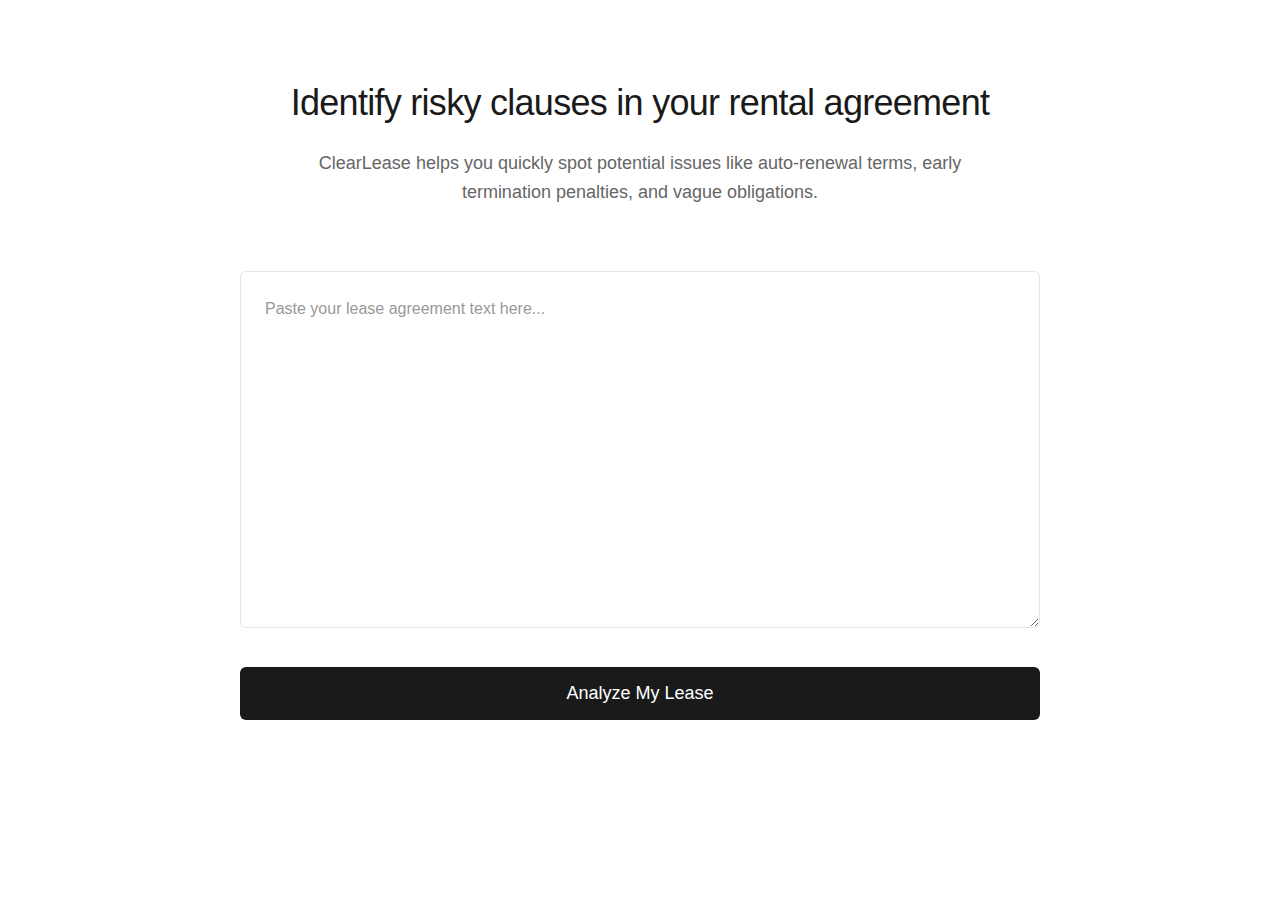
<file: index.html>
<!DOCTYPE html>
<html lang="en">
<head>
    <meta charset="UTF-8">
    <meta name="viewport" content="width=device-width, initial-scale=1.0">
    <title>ClearLease - Contract Risk Analysis</title>
    <link rel="stylesheet" href="/static/css/gateway_landing.css">
</head>
<body>
    <main class="container">
        <div class="content">
            <!-- Header Section -->
            <header class="header">
                <h1 class="headline">Identify risky clauses in your rental agreement</h1>
                <p class="subtitle">ClearLease helps you quickly spot potential issues like auto-renewal terms, early termination penalties, and vague obligations.</p>
            </header>

            <!-- Input Section -->
            <section class="input-section">
                <textarea 
                    id="leaseText" 
                    class="lease-textarea" 
                    placeholder="Paste your lease agreement text here..."
                    rows="12"
                ></textarea>
                <button id="analyzeButton" class="analyze-button">Analyze My Lease</button>
            </section>

            <!-- Results Section -->
            <section id="resultsSection" class="results-section" style="display: none;">
                <div class="results-header">
                    <h2 class="results-title">Analysis Results</h2>
                    <div id="overview" class="overview"></div>
                </div>
                <div id="riskItems" class="risk-items"></div>
                <div style="text-align: center; margin-top: 30px;">
                    <button class="analyze-button" onclick="window.location.href='/templates/explain_v2_content.html'">Why is this risky?</button>
                </div>
            </section>

            <!-- Loading State -->
            <div id="loadingState" class="loading-state" style="display: none;">
                <p>Analyzing your lease agreement...</p>
            </div>

            <!-- Error State -->
            <div id="errorState" class="error-state" style="display: none;">
                <p id="errorMessage"></p>
            </div>
        </div>
    </main>

    <script src="/static/js/gateway_landing.js"></script>
</body>
</html>
</file>
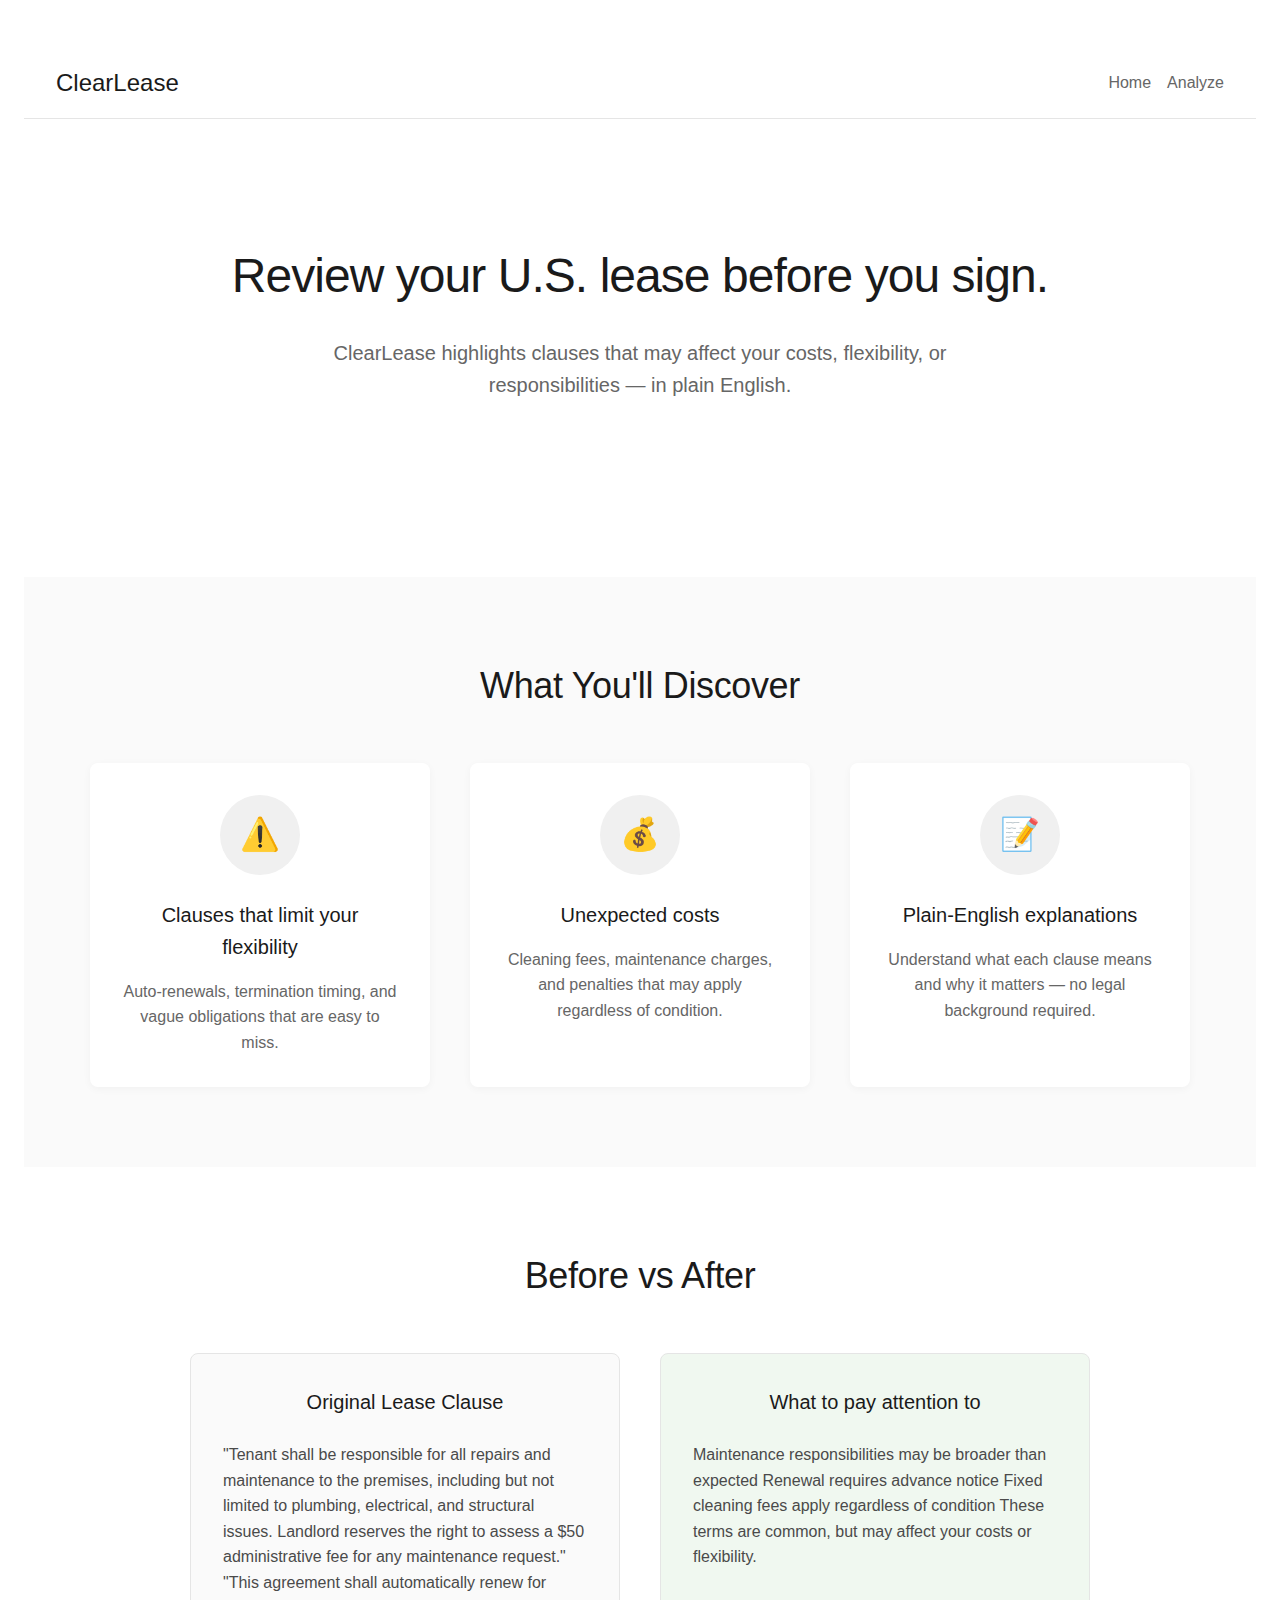
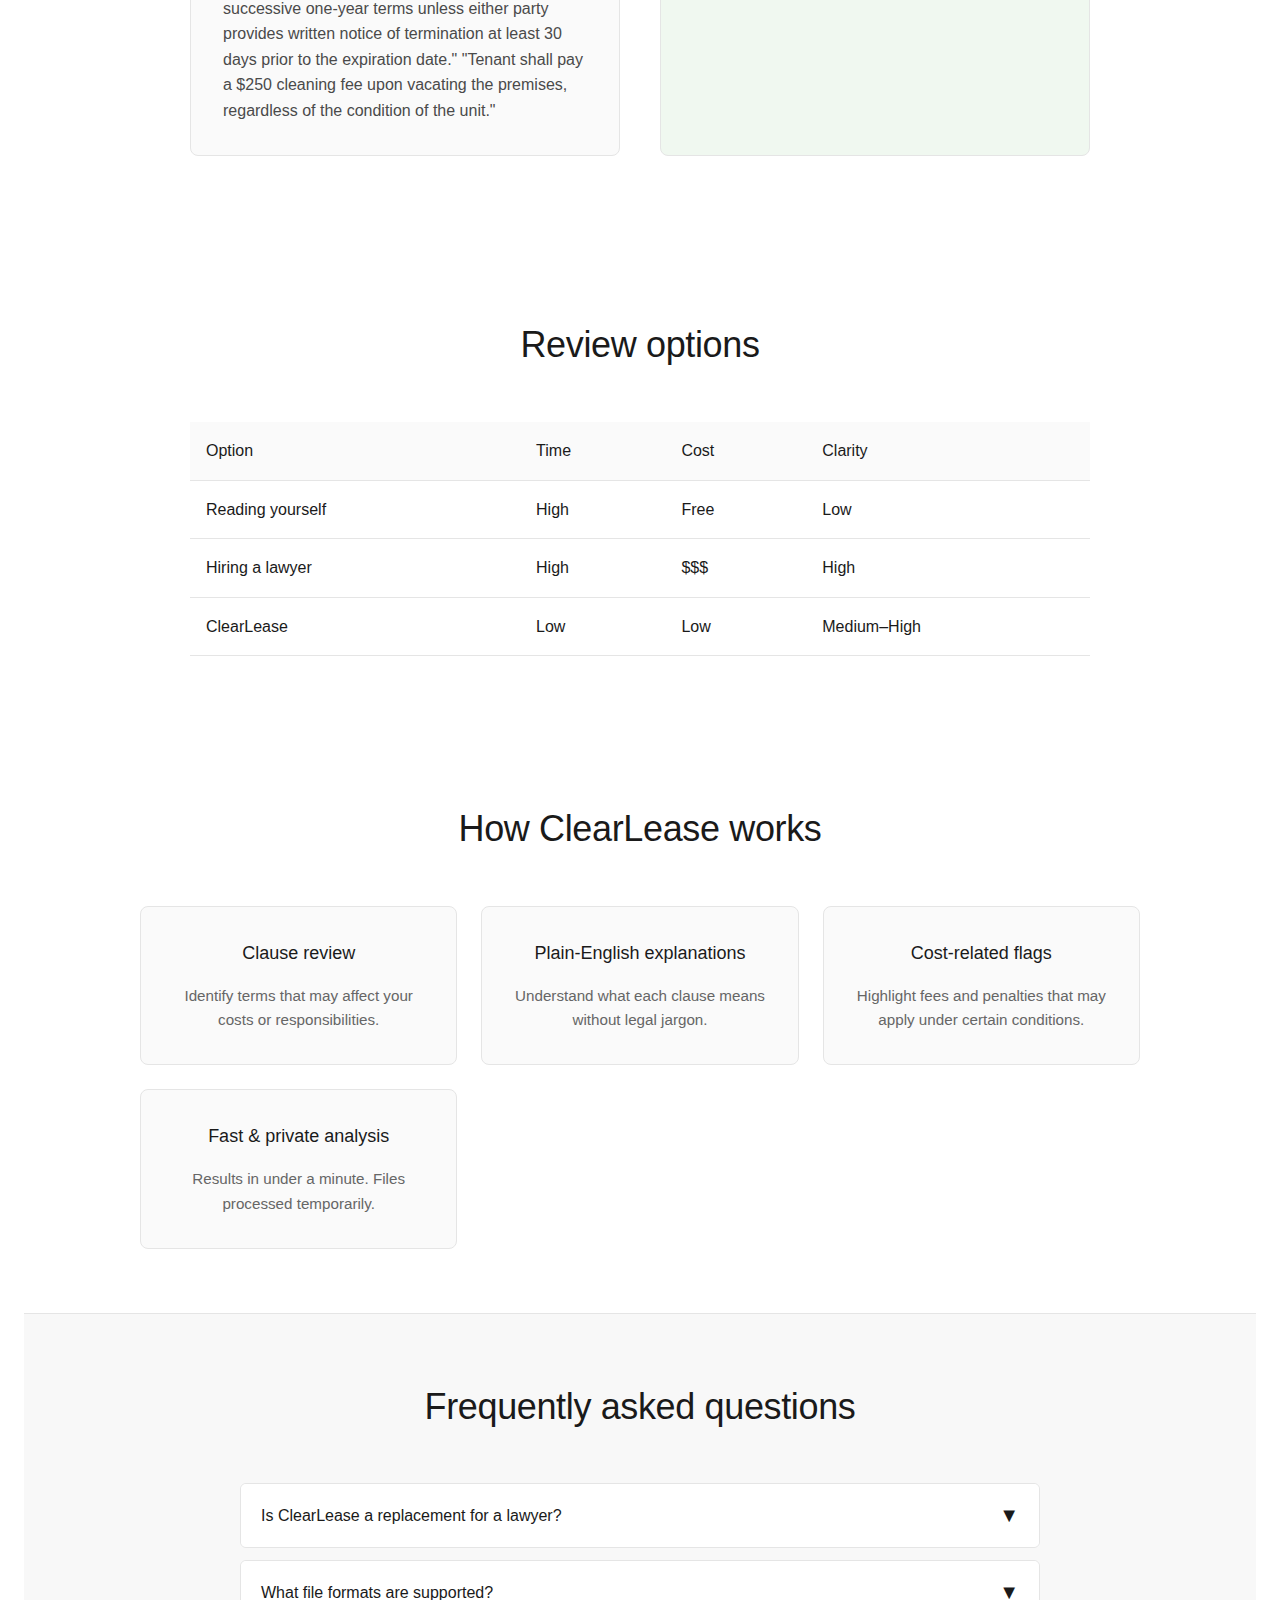
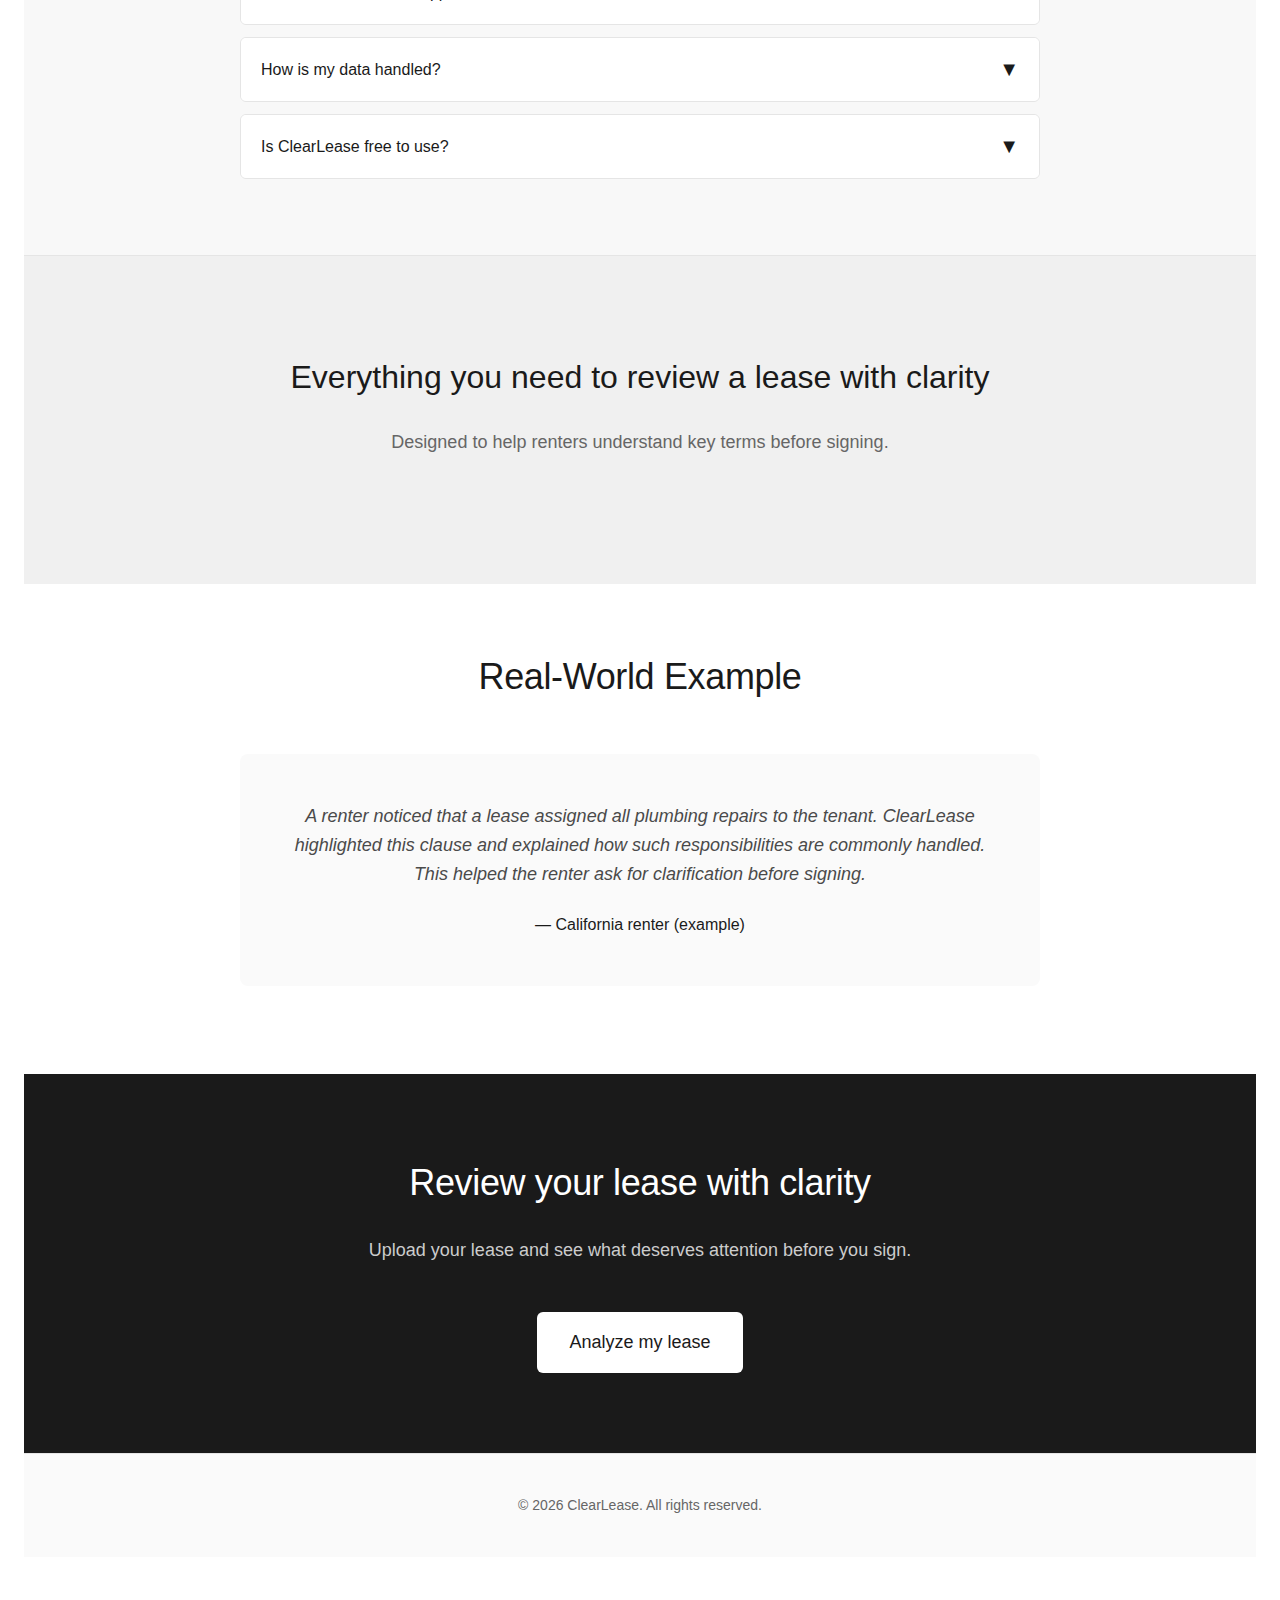
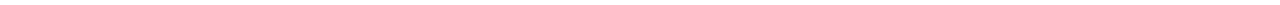
<file: landing/index.html>
<!-- DEPLOY_MARK: db0d0a3-TEST -->

<!DOCTYPE html>
<html lang="en">
<head>
    <meta charset="UTF-8">
    <meta name="viewport" content="width=device-width, initial-scale=1.0">
    <title>ClearLease - AI Rental Agreement Analysis</title>
    <link rel="stylesheet" href="/static/css/gateway_landing.css">
    <style>
        /* Navigation Bar */
        .navbar {
            display: flex;
            justify-content: space-between;
            align-items: center;
            padding: 1rem 2rem;
            background-color: #ffffff;
            border-bottom: 1px solid #e5e5e5;
            position: sticky;
            top: 0;
            z-index: 1000;
        }
        
        .navbar-logo {
            font-size: 1.5rem;
            font-weight: 500;
            color: #1a1a1a;
            text-decoration: none;
        }
        
        .navbar-links {
            display: flex;
            gap: 1rem;
            align-items: center;
        }
        
        .navbar-link {
            color: #666666;
            text-decoration: none;
            font-size: 1rem;
            transition: color 0.2s ease;
        }
        
        .navbar-link:hover {
            color: #1a1a1a;
        }
        
        .navbar-button {
            background-color: #007bff;
            color: white;
            border: none;
            padding: 0.5rem 1rem;
            border-radius: 4px;
            font-size: 1rem;
            cursor: pointer;
            transition: background-color 0.2s ease;
        }
        
        .navbar-button:hover {
            background-color: #0069d9;
        }
        
        .navbar-button-outline {
            background-color: transparent;
            color: #007bff;
            border: 1px solid #007bff;
        }
        
        .navbar-button-outline:hover {
            background-color: #f0f8ff;
        }
        
        /* Auth Modal */
        .auth-modal-overlay {
            position: fixed;
            top: 0;
            left: 0;
            right: 0;
            bottom: 0;
            background-color: rgba(0, 0, 0, 0.5);
            backdrop-filter: blur(4px);
            display: flex;
            justify-content: center;
            align-items: center;
            z-index: 2000;
        }
        
        .auth-modal {
            background-color: #ffffff;
            border-radius: 8px;
            padding: 2rem;
            width: 100%;
            max-width: 400px;
            box-shadow: 0 4px 12px rgba(0, 0, 0, 0.15);
            position: relative;
        }
        
        .auth-modal-header {
            text-align: center;
            margin-bottom: 2rem;
        }
        
        .auth-modal-title {
            font-size: 1.5rem;
            font-weight: 500;
            color: #1a1a1a;
            margin-bottom: 0.5rem;
        }
        
        .auth-modal-subtitle {
            font-size: 1rem;
            color: #666666;
        }
        
        .auth-modal-close {
            position: absolute;
            top: 1rem;
            right: 1rem;
            background: none;
            border: none;
            font-size: 1.5rem;
            cursor: pointer;
            color: #999999;
        }
        
        .auth-modal-close:hover {
            color: #1a1a1a;
        }
        
        .auth-form {
            margin-bottom: 1.5rem;
        }
        
        .form-group {
            margin-bottom: 1rem;
        }
        
        .form-label {
            display: block;
            font-size: 0.875rem;
            font-weight: 500;
            color: #1a1a1a;
            margin-bottom: 0.5rem;
        }
        
        .form-input {
            width: 100%;
            padding: 0.75rem;
            border: 1px solid #ddd;
            border-radius: 4px;
            font-size: 1rem;
        }
        
        .form-input:focus {
            outline: none;
            border-color: #007bff;
            box-shadow: 0 0 0 2px rgba(0, 123, 255, 0.25);
        }
        
        .auth-button {
            width: 100%;
            padding: 0.75rem;
            background-color: #007bff;
            color: white;
            border: none;
            border-radius: 4px;
            font-size: 1rem;
            font-weight: 500;
            cursor: pointer;
            transition: background-color 0.2s ease;
        }
        
        .auth-button:hover {
            background-color: #0069d9;
        }
        
        .auth-button:disabled {
            background-color: #cccccc;
            cursor: not-allowed;
        }
        
        .auth-links {
            text-align: center;
            margin-top: 1rem;
        }
        
        .auth-link {
            color: #007bff;
            text-decoration: none;
            font-size: 0.875rem;
        }
        
        .auth-link:hover {
            text-decoration: underline;
        }
        
        .auth-divider {
            display: flex;
            align-items: center;
            margin: 1.5rem 0;
        }
        
        .auth-divider::before,
        .auth-divider::after {
            content: '';
            flex: 1;
            height: 1px;
            background-color: #e5e5e5;
        }
        
        .auth-divider-text {
            padding: 0 1rem;
            font-size: 0.875rem;
            color: #999999;
        }
        
        .auth-message {
            text-align: center;
            margin-top: 1rem;
            font-size: 0.875rem;
            color: #666666;
        }
        
        .auth-message.error {
            color: #dc3545;
        }
        
        /* Landing Page Specific Styles */
        .landing-container {
            max-width: 1350px;
            margin: 0 auto;
            padding: 0 2rem;
        }
        
        .hero-section {
            text-align: center;
            padding: 8rem 2rem;
            background-color: #ffffff;
        }
        
        .hero-headline {
            font-size: 3rem;
            font-weight: 400;
            line-height: 1.2;
            color: #1a1a1a;
            margin-bottom: 2rem;
            letter-spacing: -0.02em;
        }
        
        .hero-subtitle {
            font-size: 1.25rem;
            color: #666666;
            font-weight: 400;
            line-height: 1.6;
            max-width: 700px;
            margin: 0 auto 3rem;
        }
        
        .cta-buttons {
            display: flex;
            gap: 1rem;
            justify-content: center;
            flex-wrap: wrap;
            margin-bottom: 4rem;
        }
        
        .cta-button {
            padding: 1rem 2rem;
            font-size: 1.125rem;
            font-weight: 500;
            font-family: inherit;
            color: #ffffff;
            background-color: #1a1a1a;
            border: none;
            border-radius: 6px;
            cursor: pointer;
            transition: background-color 0.2s ease;
            text-decoration: none;
            display: inline-block;
            text-align: center;
        }
        
        .cta-button:hover {
            background-color: #333333;
        }
        
        .cta-button-secondary {
            background-color: transparent;
            color: #1a1a1a;
            border: 1px solid #e5e5e5;
        }
        
        .cta-button-secondary:hover {
            background-color: #fafafa;
            border-color: #1a1a1a;
        }
        
        .features-section {
            padding: 5rem 2rem;
            background-color: #fafafa;
        }
        
        .section-title {
            font-size: 2.25rem;
            font-weight: 400;
            color: #1a1a1a;
            text-align: center;
            margin-bottom: 3rem;
            letter-spacing: -0.01em;
        }
        
        .features-grid {
            display: grid;
            grid-template-columns: repeat(auto-fit, minmax(300px, 1fr));
            gap: 2.5rem;
            max-width: 1100px;
            margin: 0 auto;
        }
        
        .feature-card {
            text-align: center;
            padding: 2rem;
            background-color: #ffffff;
            border-radius: 8px;
            box-shadow: 0 2px 8px rgba(0, 0, 0, 0.04);
        }
        
        .feature-icon {
            width: 80px;
            height: 80px;
            margin: 0 auto 1.5rem;
            background-color: #f0f0f0;
            border-radius: 50%;
            display: flex;
            align-items: center;
            justify-content: center;
            font-size: 2rem;
        }
        
        .feature-title {
            font-size: 1.25rem;
            font-weight: 500;
            color: #1a1a1a;
            margin-bottom: 1rem;
        }
        
        .feature-description {
            font-size: 1rem;
            color: #666666;
            line-height: 1.6;
        }
        
        .before-after-section {
            padding: 5rem 2rem;
            background-color: #ffffff;
        }
        
        .before-after-container {
            max-width: 900px;
            margin: 0 auto;
            display: grid;
            grid-template-columns: 1fr 1fr;
            gap: 2.5rem;
        }
        
        .before-after-card {
            padding: 2rem;
            border-radius: 8px;
            border: 1px solid #e5e5e5;
        }
        
        .before-card {
            background-color: #fafafa;
        }
        
        .after-card {
            background-color: #f0f8f0;
        }
        
        .before-after-title {
            font-size: 1.25rem;
            font-weight: 500;
            color: #1a1a1a;
            margin-bottom: 1.5rem;
            text-align: center;
        }
        
        .before-after-content {
            font-size: 1rem;
            color: #4a4a4a;
            line-height: 1.6;
        }
        
        .users-section {
            padding: 4rem 2rem;
            background-color: #fafafa;
        }
        
        .users-grid {
            display: grid;
            grid-template-columns: repeat(auto-fit, minmax(250px, 1fr));
            gap: 1.5rem;
            max-width: 1000px;
            margin: 0 auto;
        }
        
        .user-card {
            text-align: center;
            padding: 2rem;
            background-color: #ffffff;
            border-radius: 8px;
            box-shadow: 0 2px 8px rgba(0, 0, 0, 0.04);
        }
        
        .user-title {
            font-size: 1.125rem;
            font-weight: 500;
            color: #1a1a1a;
            margin-bottom: 1rem;
        }
        
        .user-description {
            font-size: 1rem;
            color: #666666;
            line-height: 1.6;
        }
        
        .testimonials-section {
            padding: 4rem 2rem;
            background-color: #ffffff;
        }
        
        .testimonials-container {
            max-width: 800px;
            margin: 0 auto;
        }
        
        .testimonial-card {
            padding: 3rem;
            text-align: center;
            background-color: #fafafa;
            border-radius: 8px;
            margin-bottom: 1.5rem;
        }
        
        .testimonial-quote {
            font-size: 1.125rem;
            color: #4a4a4a;
            line-height: 1.6;
            margin-bottom: 1.5rem;
            font-style: italic;
        }
        
        .testimonial-author {
            font-size: 1rem;
            font-weight: 500;
            color: #1a1a1a;
        }
        
        .final-cta-section {
            padding: 5rem 2rem;
            background-color: #1a1a1a;
            color: #ffffff;
            text-align: center;
        }
        
        .final-cta-title {
            font-size: 2.25rem;
            font-weight: 400;
            margin-bottom: 1.5rem;
            letter-spacing: -0.01em;
        }
        
        .final-cta-subtitle {
            font-size: 1.125rem;
            color: #cccccc;
            margin-bottom: 3rem;
            max-width: 600px;
            margin-left: auto;
            margin-right: auto;
        }
        
        .final-cta-button {
            padding: 1rem 2rem;
            font-size: 1.125rem;
            font-weight: 500;
            font-family: inherit;
            color: #1a1a1a;
            background-color: #ffffff;
            border: none;
            border-radius: 6px;
            cursor: pointer;
            transition: background-color 0.2s ease;
            text-decoration: none;
            display: inline-block;
        }
        
        .final-cta-button:hover {
            background-color: #f0f0f0;
        }
        
        .footer {
            padding: 2.5rem 2rem;
            background-color: #fafafa;
            text-align: center;
            border-top: 1px solid #e5e5e5;
        }
        
        .footer-text {
            font-size: 0.875rem;
            color: #666666;
        }
        
        /* Capabilities Section */
        .capabilities-section {
            padding: 4rem 2rem;
            background-color: #ffffff;
        }
        
        .capabilities-grid {
            display: grid;
            grid-template-columns: repeat(auto-fit, minmax(250px, 1fr));
            gap: 1.5rem;
            max-width: 1000px;
            margin: 0 auto;
        }
        
        .capability-card {
            text-align: center;
            padding: 2rem;
            background-color: #fafafa;
            border-radius: 8px;
            border: 1px solid #e5e5e5;
        }
        
        .capability-title {
            font-size: 1.125rem;
            font-weight: 500;
            color: #1a1a1a;
            margin-bottom: 1rem;
        }
        
        .capability-description {
            font-size: 0.95rem;
            color: #666666;
            line-height: 1.6;
        }
        
        /* FAQ Section */
        .faq-section {
            padding: 4rem 2rem;
            background-color: #f8f8f8;
            border-top: 1px solid #e5e5e5;
            border-bottom: 1px solid #e5e5e5;
        }
        
        .faq-container {
            max-width: 800px;
            margin: 0 auto;
        }
        
        .faq-item {
            margin-bottom: 0.75rem;
            border: 1px solid #e5e5e5;
            border-radius: 6px;
            overflow: hidden;
        }
        
        .faq-question {
            width: 100%;
            padding: 1.25rem;
            background-color: #ffffff;
            border: none;
            text-align: left;
            font-size: 1rem;
            font-weight: 500;
            color: #1a1a1a;
            cursor: pointer;
            display: flex;
            justify-content: space-between;
            align-items: center;
            transition: background-color 0.2s ease;
        }
        
        .faq-question:hover {
            background-color: #f9f9f9;
        }
        
        .faq-answer {
            padding: 0 1.25rem;
            background-color: #ffffff;
            color: #666666;
            line-height: 1.6;
            max-height: 0;
            overflow: hidden;
            transition: max-height 0.3s ease, padding 0.3s ease;
        }
        
        .faq-answer.active {
            padding: 0 1.25rem 1.25rem;
            max-height: 200px;
        }
        
        .faq-icon {
            font-size: 1.25rem;
            transition: transform 0.3s ease;
        }
        
        .faq-icon.active {
            transform: rotate(180deg);
        }
        
        /* Comparison Table Section */
        .comparison-section {
            padding: 5rem 2rem;
            background-color: #ffffff;
        }
        
        .comparison-container {
            max-width: 900px;
            margin: 0 auto;
        }
        
        .comparison-table {
            width: 100%;
            border-collapse: collapse;
            margin-top: 2rem;
        }
        
        .comparison-table th,
        .comparison-table td {
            padding: 1rem;
            text-align: left;
            border-bottom: 1px solid #e5e5e5;
        }
        
        .comparison-table th {
            background-color: #fafafa;
            font-weight: 500;
            color: #1a1a1a;
        }
        
        .comparison-table tr:hover {
            background-color: #f9f9f9;
        }
        
        /* Dark Weight Section */
        .dark-weight-section {
            padding: 6rem 2rem;
            background-color: #f0f0f0;
        }
        
        .dark-weight-content {
            max-width: 800px;
            margin: 0 auto;
            text-align: center;
        }
        
        .dark-weight-title {
            font-size: 2rem;
            font-weight: 400;
            color: #1a1a1a;
            margin-bottom: 1.5rem;
        }
        
        .dark-weight-subtitle {
            font-size: 1.125rem;
            color: #666666;
            line-height: 1.6;
            margin-bottom: 2rem;
        }
        
        /* Hesitation CTA Section */
        .hesitation-cta-section {
            padding: 3rem 2rem;
            background-color: #ffffff;
            text-align: center;
        }
        
        .hesitation-cta-content {
            max-width: 600px;
            margin: 0 auto;
        }
        
        .hesitation-cta-title {
            font-size: 1.5rem;
            font-weight: 400;
            color: #1a1a1a;
            margin-bottom: 1rem;
        }
        
        .hesitation-cta-subtitle {
            font-size: 1.125rem;
            color: #666666;
            margin-bottom: 2rem;
        }
        
        /* Responsive Design */
        @media (max-width: 768px) {
            .hero-section {
                padding: 6rem 1rem;
            }
            
            .hero-headline {
                font-size: 2.25rem;
            }
            
            .hero-subtitle {
                font-size: 1.125rem;
            }
            
            .cta-buttons {
                flex-direction: column;
                align-items: center;
            }
            
            .cta-button {
                width: 100%;
                max-width: 300px;
            }
            
            .features-section,
            .before-after-section,
            .final-cta-section {
                padding: 4rem 1rem;
            }
            
            .testimonials-section,
            .capabilities-section,
            .faq-section,
            .dark-weight-section {
                padding: 3rem 1rem;
            }
            
            .comparison-section {
                padding: 4rem 1rem;
            }
            
            .hesitation-cta-section {
                padding: 2.5rem 1rem;
            }
            
            .before-after-container {
                grid-template-columns: 1fr;
                gap: 2rem;
            }
            
            .section-title {
                font-size: 1.75rem;
            }
            
            .final-cta-title {
                font-size: 1.75rem;
            }
            
            .dark-weight-title {
                font-size: 1.5rem;
            }
            
            .capabilities-grid {
                grid-template-columns: 1fr;
            }
            
            .comparison-table {
                font-size: 0.9rem;
            }
            
            .comparison-table th,
            .comparison-table td {
                padding: 0.75rem;
            }
        }
    </style>
</head>
<body>
    <!-- Navigation Bar -->
    <nav class="navbar">
        <a href="/" class="navbar-logo">ClearLease</a>
        <div class="navbar-links">
            <a href="/" class="navbar-link">Home</a>
            <a href="/analyze" class="navbar-link">Analyze</a>
        </div>
    </nav>



    <!-- Hero Section -->
    <section class="hero-section">
        <div class="landing-container">
            <h1 class="hero-headline">Review your U.S. lease before you sign.</h1>
            <p class="hero-subtitle">ClearLease highlights clauses that may affect your costs, flexibility, or responsibilities — in plain English.</p>

        </div>
    </section>

    <!-- Features Section -->
    <section class="features-section">
        <div class="landing-container">
            <h2 class="section-title">What You'll Discover</h2>
            <div class="features-grid">
                <div class="feature-card">
                    <div class="feature-icon">⚠️</div>
                    <h3 class="feature-title">Clauses that limit your flexibility</h3>
                    <p class="feature-description">Auto-renewals, termination timing, and vague obligations that are easy to miss.</p>
                </div>
                <div class="feature-card">
                    <div class="feature-icon">💰</div>
                    <h3 class="feature-title">Unexpected costs</h3>
                    <p class="feature-description">Cleaning fees, maintenance charges, and penalties that may apply regardless of condition.</p>
                </div>
                <div class="feature-card">
                    <div class="feature-icon">📝</div>
                    <h3 class="feature-title">Plain-English explanations</h3>
                    <p class="feature-description">Understand what each clause means and why it matters — no legal background required.</p>
                </div>
            </div>
        </div>
    </section>

    <!-- Before After Section -->
    <section class="before-after-section">
        <div class="landing-container">
            <h2 class="section-title">Before vs After</h2>
            <div class="before-after-container">
                <div class="before-after-card before-card">
                    <h3 class="before-after-title">Original Lease Clause</h3>
                    <p class="before-after-content">"Tenant shall be responsible for all repairs and maintenance to the premises, including but not limited to plumbing, electrical, and structural issues. Landlord reserves the right to assess a $50 administrative fee for any maintenance request."
                    
                    "This agreement shall automatically renew for successive one-year terms unless either party provides written notice of termination at least 30 days prior to the expiration date."
                    
                    "Tenant shall pay a $250 cleaning fee upon vacating the premises, regardless of the condition of the unit."
                    </p>
                </div>
                <div class="before-after-card after-card">
                    <h3 class="before-after-title">What to pay attention to</h3>
                    <p class="before-after-content">Maintenance responsibilities may be broader than expected
                    
                    Renewal requires advance notice
                    
                    Fixed cleaning fees apply regardless of condition
                    
                    These terms are common, but may affect your costs or flexibility.
                    </p>
                </div>
            </div>
        </div>
    </section>

    <!-- Comparison Table Section -->
    <section class="comparison-section">
        <div class="landing-container">
            <h2 class="section-title">Review options</h2>
            <div class="comparison-container">
                <table class="comparison-table">
                    <thead>
                        <tr>
                            <th>Option</th>
                            <th>Time</th>
                            <th>Cost</th>
                            <th>Clarity</th>
                        </tr>
                    </thead>
                    <tbody>
                        <tr>
                            <td>Reading yourself</td>
                            <td>High</td>
                            <td>Free</td>
                            <td>Low</td>
                        </tr>
                        <tr>
                            <td>Hiring a lawyer</td>
                            <td>High</td>
                            <td>$$$</td>
                            <td>High</td>
                        </tr>
                        <tr>
                            <td>ClearLease</td>
                            <td>Low</td>
                            <td>Low</td>
                            <td>Medium–High</td>
                        </tr>
                    </tbody>
                </table>
            </div>
        </div>
    </section>

    <!-- Capabilities Section -->
    <section class="capabilities-section">
        <div class="landing-container">
            <h2 class="section-title">How ClearLease works</h2>
            <div class="capabilities-grid">
                <div class="capability-card">
                    <h3 class="capability-title">Clause review</h3>
                    <p class="capability-description">Identify terms that may affect your costs or responsibilities.</p>
                </div>
                <div class="capability-card">
                    <h3 class="capability-title">Plain-English explanations</h3>
                    <p class="capability-description">Understand what each clause means without legal jargon.</p>
                </div>
                <div class="capability-card">
                    <h3 class="capability-title">Cost-related flags</h3>
                    <p class="capability-description">Highlight fees and penalties that may apply under certain conditions.</p>
                </div>
                <div class="capability-card">
                    <h3 class="capability-title">Fast & private analysis</h3>
                    <p class="capability-description">Results in under a minute. Files processed temporarily.</p>
                </div>
            </div>
        </div>
    </section>

    <!-- FAQ Section -->
    <section class="faq-section">
        <div class="landing-container">
            <h2 class="section-title">Frequently asked questions</h2>
            <div class="faq-container">
                <div class="faq-item">
                    <button class="faq-question">
                        Is ClearLease a replacement for a lawyer?
                        <span class="faq-icon">▼</span>
                    </button>
                    <div class="faq-answer">
                        No. ClearLease helps you understand lease terms, not provide legal advice.
                    </div>
                </div>
                <div class="faq-item">
                    <button class="faq-question">
                        What file formats are supported?
                        <span class="faq-icon">▼</span>
                    </button>
                    <div class="faq-answer">
                        Paste text or upload common document formats.
                    </div>
                </div>
                <div class="faq-item">
                    <button class="faq-question">
                        How is my data handled?
                        <span class="faq-icon">▼</span>
                    </button>
                    <div class="faq-answer">
                        Files are processed temporarily and not stored long-term.
                    </div>
                </div>
                <div class="faq-item">
                    <button class="faq-question">
                        Is ClearLease free to use?
                        <span class="faq-icon">▼</span>
                    </button>
                    <div class="faq-answer">
                        Basic analysis is free. Some features may require an account.
                    </div>
                </div>
            </div>
        </div>
    </section>

    <!-- Dark Weight Section -->
    <section class="dark-weight-section">
        <div class="landing-container">
            <div class="dark-weight-content">
                <h2 class="dark-weight-title">Everything you need to review a lease with clarity</h2>
                <p class="dark-weight-subtitle">Designed to help renters understand key terms before signing.</p>
            </div>
        </div>
    </section>

    <!-- Testimonials Section -->
    <section class="testimonials-section">
        <div class="landing-container">
            <h2 class="section-title">Real-World Example</h2>
            <div class="testimonials-container">
                <div class="testimonial-card">
                    <p class="testimonial-quote">A renter noticed that a lease assigned all plumbing repairs to the tenant.
                    ClearLease highlighted this clause and explained how such responsibilities are commonly handled.
                    This helped the renter ask for clarification before signing.
                    </p>
                    <p class="testimonial-author">— California renter (example)</p>
                </div>
            </div>
        </div>
    </section>

    <!-- Final CTA Section -->
    <section class="final-cta-section">
        <div class="landing-container">
            <h2 class="final-cta-title">Review your lease with clarity</h2>
            <p class="final-cta-subtitle">Upload your lease and see what deserves attention before you sign.</p>
            <a href="/analyze" class="final-cta-button">Analyze my lease</a>
        </div>
    </section>

    <!-- Footer -->
    <footer class="footer">
        <div class="landing-container">
            <p class="footer-text">© 2026 ClearLease. All rights reserved.</p>
        </div>
    </footer>

    <!-- FAQ JavaScript -->
    <script>
        document.addEventListener('DOMContentLoaded', function() {
            const faqQuestions = document.querySelectorAll('.faq-question');
            
            faqQuestions.forEach(question => {
                question.addEventListener('click', function() {
                    const answer = this.nextElementSibling;
                    const icon = this.querySelector('.faq-icon');
                    
                    answer.classList.toggle('active');
                    icon.classList.toggle('active');
                });
            });
        });
    </script>


</body>
</html>
</file>
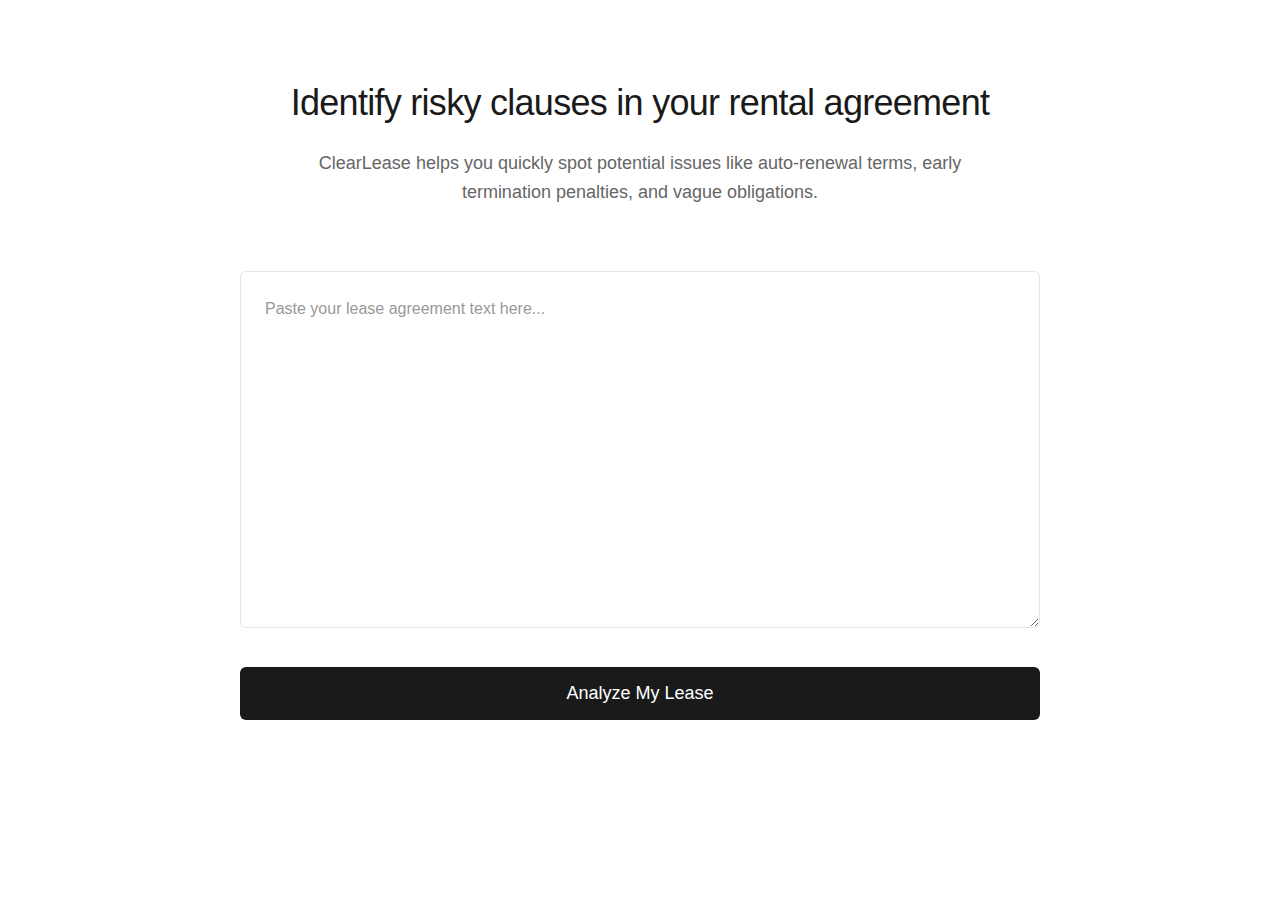
<file: gateway_landing.html>
<!DOCTYPE html>
<html lang="en">
<head>
    <meta charset="UTF-8">
    <meta name="viewport" content="width=device-width, initial-scale=1.0">
    <title>ClearLease - Contract Risk Analysis</title>
    <link rel="stylesheet" href="/static/css/gateway_landing.css">
</head>
<body>
    <main class="container">
        <div class="content">
            <!-- Header Section -->
            <header class="header">
                <h1 class="headline">Identify risky clauses in your rental agreement</h1>
                <p class="subtitle">ClearLease helps you quickly spot potential issues like auto-renewal terms, early termination penalties, and vague obligations.</p>
            </header>

            <!-- Input Section -->
            <section class="input-section">
                <textarea 
                    id="leaseText" 
                    class="lease-textarea" 
                    placeholder="Paste your lease agreement text here..."
                    rows="12"
                ></textarea>
                <button id="analyzeButton" class="analyze-button">Analyze My Lease</button>
            </section>

            <!-- Results Section -->
            <section id="resultsSection" class="results-section" style="display: none;">
                <div class="results-header">
                    <h2 class="results-title">Analysis Results</h2>
                    <div id="overview" class="overview"></div>
                </div>
                <div id="riskItems" class="risk-items"></div>
            </section>

            <!-- Loading State -->
            <div id="loadingState" class="loading-state" style="display: none;">
                <p>Analyzing your lease agreement...</p>
            </div>

            <!-- Error State -->
            <div id="errorState" class="error-state" style="display: none;">
                <p id="errorMessage"></p>
            </div>
        </div>
    </main>

    <script src="/static/js/gateway_landing.js"></script>
</body>
</html>
</file>
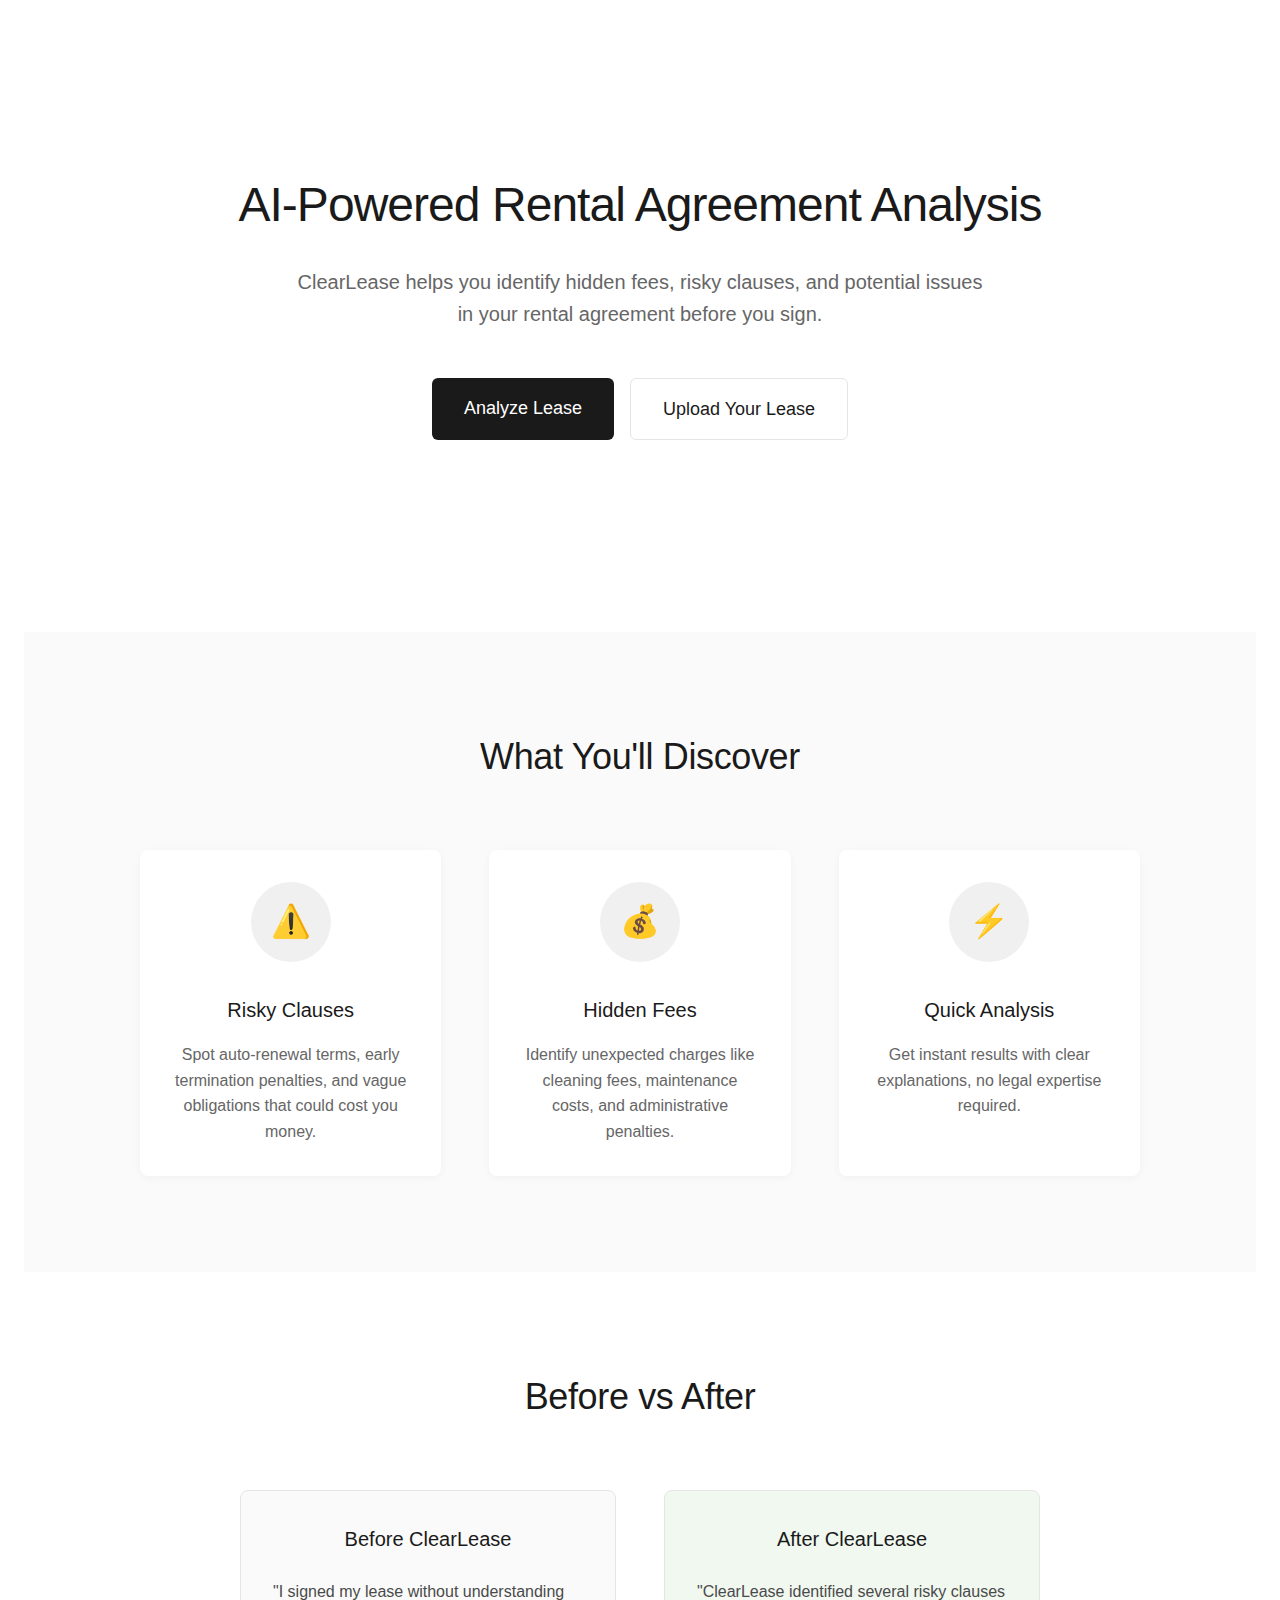
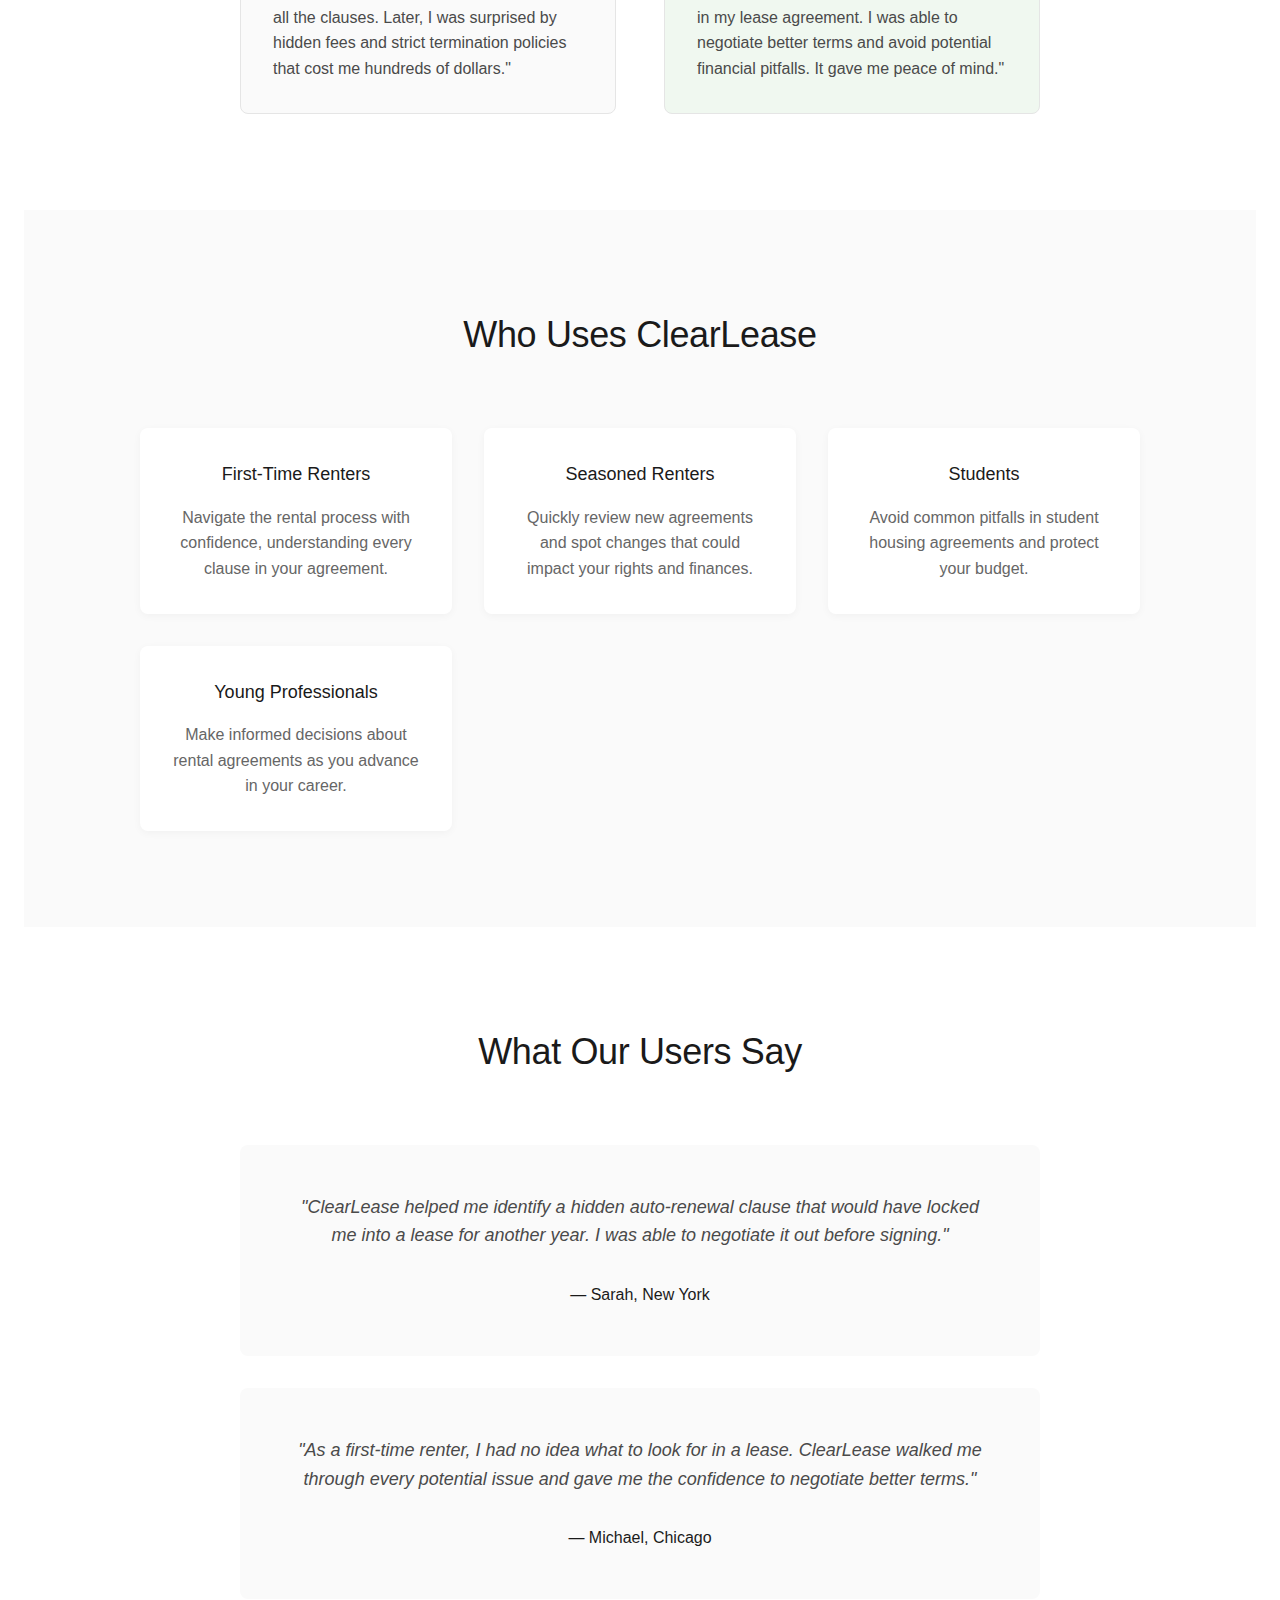
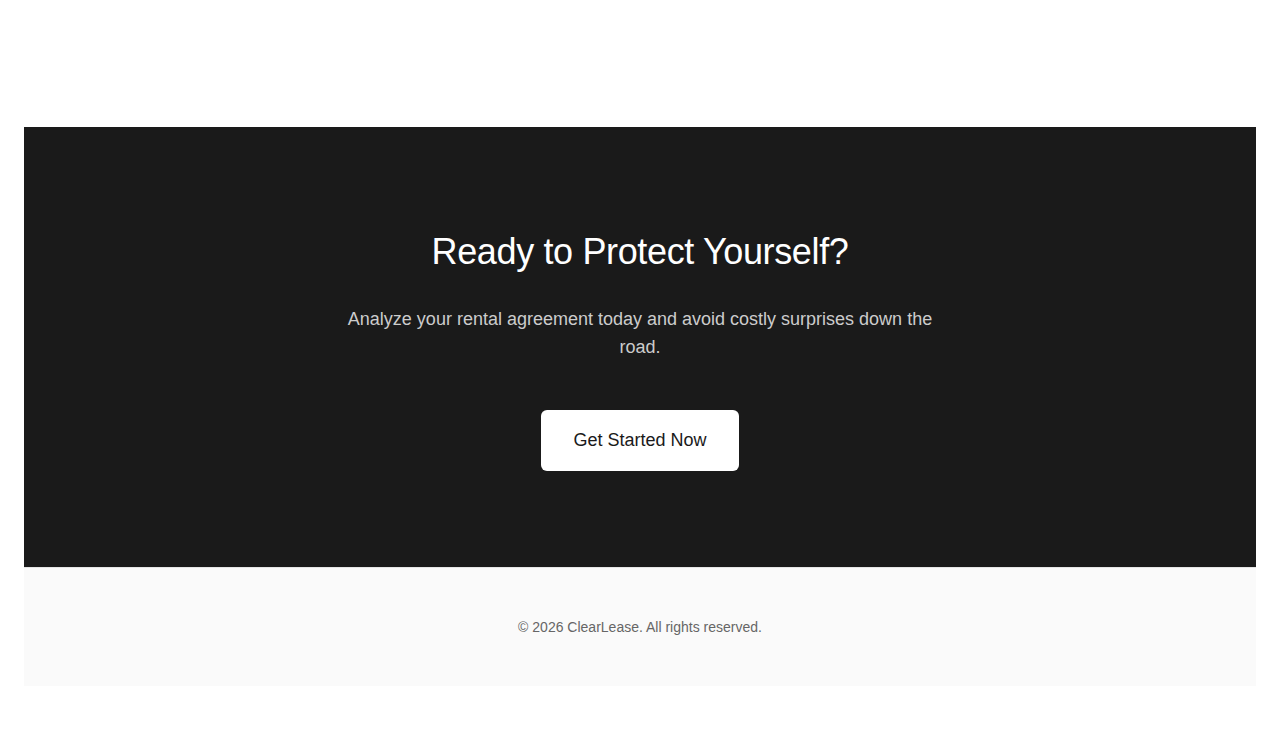
<file: landing.html>
<!DOCTYPE html>
<html lang="en">
<head>
    <meta charset="UTF-8">
    <meta name="viewport" content="width=device-width, initial-scale=1.0">
    <title>ClearLease - AI Rental Agreement Analysis</title>
    <link rel="stylesheet" href="/static/css/gateway_landing.css">
    <style>
        /* Landing Page Specific Styles */
        .landing-container {
            max-width: 1200px;
            margin: 0 auto;
            padding: 0 2rem;
        }
        
        .hero-section {
            text-align: center;
            padding: 8rem 2rem;
            background-color: #ffffff;
        }
        
        .hero-headline {
            font-size: 3rem;
            font-weight: 400;
            line-height: 1.2;
            color: #1a1a1a;
            margin-bottom: 2rem;
            letter-spacing: -0.02em;
        }
        
        .hero-subtitle {
            font-size: 1.25rem;
            color: #666666;
            font-weight: 400;
            line-height: 1.6;
            max-width: 700px;
            margin: 0 auto 3rem;
        }
        
        .cta-buttons {
            display: flex;
            gap: 1rem;
            justify-content: center;
            flex-wrap: wrap;
            margin-bottom: 4rem;
        }
        
        .cta-button {
            padding: 1rem 2rem;
            font-size: 1.125rem;
            font-weight: 500;
            font-family: inherit;
            color: #ffffff;
            background-color: #1a1a1a;
            border: none;
            border-radius: 6px;
            cursor: pointer;
            transition: background-color 0.2s ease;
            text-decoration: none;
            display: inline-block;
            text-align: center;
        }
        
        .cta-button:hover {
            background-color: #333333;
        }
        
        .cta-button-secondary {
            background-color: transparent;
            color: #1a1a1a;
            border: 1px solid #e5e5e5;
        }
        
        .cta-button-secondary:hover {
            background-color: #fafafa;
            border-color: #1a1a1a;
        }
        
        .features-section {
            padding: 6rem 2rem;
            background-color: #fafafa;
        }
        
        .section-title {
            font-size: 2.25rem;
            font-weight: 400;
            color: #1a1a1a;
            text-align: center;
            margin-bottom: 4rem;
            letter-spacing: -0.01em;
        }
        
        .features-grid {
            display: grid;
            grid-template-columns: repeat(auto-fit, minmax(300px, 1fr));
            gap: 3rem;
            max-width: 1000px;
            margin: 0 auto;
        }
        
        .feature-card {
            text-align: center;
            padding: 2rem;
            background-color: #ffffff;
            border-radius: 8px;
            box-shadow: 0 2px 8px rgba(0, 0, 0, 0.04);
        }
        
        .feature-icon {
            width: 80px;
            height: 80px;
            margin: 0 auto 2rem;
            background-color: #f0f0f0;
            border-radius: 50%;
            display: flex;
            align-items: center;
            justify-content: center;
            font-size: 2rem;
        }
        
        .feature-title {
            font-size: 1.25rem;
            font-weight: 500;
            color: #1a1a1a;
            margin-bottom: 1rem;
        }
        
        .feature-description {
            font-size: 1rem;
            color: #666666;
            line-height: 1.6;
        }
        
        .before-after-section {
            padding: 6rem 2rem;
            background-color: #ffffff;
        }
        
        .before-after-container {
            max-width: 800px;
            margin: 0 auto;
            display: grid;
            grid-template-columns: 1fr 1fr;
            gap: 3rem;
        }
        
        .before-after-card {
            padding: 2rem;
            border-radius: 8px;
            border: 1px solid #e5e5e5;
        }
        
        .before-card {
            background-color: #fafafa;
        }
        
        .after-card {
            background-color: #f0f8f0;
        }
        
        .before-after-title {
            font-size: 1.25rem;
            font-weight: 500;
            color: #1a1a1a;
            margin-bottom: 1.5rem;
            text-align: center;
        }
        
        .before-after-content {
            font-size: 1rem;
            color: #4a4a4a;
            line-height: 1.6;
        }
        
        .users-section {
            padding: 6rem 2rem;
            background-color: #fafafa;
        }
        
        .users-grid {
            display: grid;
            grid-template-columns: repeat(auto-fit, minmax(250px, 1fr));
            gap: 2rem;
            max-width: 1000px;
            margin: 0 auto;
        }
        
        .user-card {
            text-align: center;
            padding: 2rem;
            background-color: #ffffff;
            border-radius: 8px;
            box-shadow: 0 2px 8px rgba(0, 0, 0, 0.04);
        }
        
        .user-title {
            font-size: 1.125rem;
            font-weight: 500;
            color: #1a1a1a;
            margin-bottom: 1rem;
        }
        
        .user-description {
            font-size: 1rem;
            color: #666666;
            line-height: 1.6;
        }
        
        .testimonials-section {
            padding: 6rem 2rem;
            background-color: #ffffff;
        }
        
        .testimonials-container {
            max-width: 800px;
            margin: 0 auto;
        }
        
        .testimonial-card {
            padding: 3rem;
            text-align: center;
            background-color: #fafafa;
            border-radius: 8px;
            margin-bottom: 2rem;
        }
        
        .testimonial-quote {
            font-size: 1.125rem;
            color: #4a4a4a;
            line-height: 1.6;
            margin-bottom: 2rem;
            font-style: italic;
        }
        
        .testimonial-author {
            font-size: 1rem;
            font-weight: 500;
            color: #1a1a1a;
        }
        
        .final-cta-section {
            padding: 6rem 2rem;
            background-color: #1a1a1a;
            color: #ffffff;
            text-align: center;
        }
        
        .final-cta-title {
            font-size: 2.25rem;
            font-weight: 400;
            margin-bottom: 1.5rem;
            letter-spacing: -0.01em;
        }
        
        .final-cta-subtitle {
            font-size: 1.125rem;
            color: #cccccc;
            margin-bottom: 3rem;
            max-width: 600px;
            margin-left: auto;
            margin-right: auto;
        }
        
        .final-cta-button {
            padding: 1rem 2rem;
            font-size: 1.125rem;
            font-weight: 500;
            font-family: inherit;
            color: #1a1a1a;
            background-color: #ffffff;
            border: none;
            border-radius: 6px;
            cursor: pointer;
            transition: background-color 0.2s ease;
            text-decoration: none;
            display: inline-block;
        }
        
        .final-cta-button:hover {
            background-color: #f0f0f0;
        }
        
        .footer {
            padding: 3rem 2rem;
            background-color: #fafafa;
            text-align: center;
            border-top: 1px solid #e5e5e5;
        }
        
        .footer-text {
            font-size: 0.875rem;
            color: #666666;
        }
        
        /* Responsive Design */
        @media (max-width: 768px) {
            .hero-section {
                padding: 6rem 1rem;
            }
            
            .hero-headline {
                font-size: 2.25rem;
            }
            
            .hero-subtitle {
                font-size: 1.125rem;
            }
            
            .cta-buttons {
                flex-direction: column;
                align-items: center;
            }
            
            .cta-button {
                width: 100%;
                max-width: 300px;
            }
            
            .features-section,
            .before-after-section,
            .users-section,
            .testimonials-section,
            .final-cta-section {
                padding: 4rem 1rem;
            }
            
            .before-after-container {
                grid-template-columns: 1fr;
                gap: 2rem;
            }
            
            .section-title {
                font-size: 1.75rem;
            }
            
            .final-cta-title {
                font-size: 1.75rem;
            }
        }
    </style>
</head>
<body>
    <!-- Hero Section -->
    <section class="hero-section">
        <div class="landing-container">
            <h1 class="hero-headline">AI-Powered Rental Agreement Analysis</h1>
            <p class="hero-subtitle">ClearLease helps you identify hidden fees, risky clauses, and potential issues in your rental agreement before you sign.</p>
            <div class="cta-buttons">
                <a href="/analyze" class="cta-button">Analyze Lease</a>
                <a href="/analyze" class="cta-button cta-button-secondary">Upload Your Lease</a>
            </div>
        </div>
    </section>

    <!-- Features Section -->
    <section class="features-section">
        <div class="landing-container">
            <h2 class="section-title">What You'll Discover</h2>
            <div class="features-grid">
                <div class="feature-card">
                    <div class="feature-icon">⚠️</div>
                    <h3 class="feature-title">Risky Clauses</h3>
                    <p class="feature-description">Spot auto-renewal terms, early termination penalties, and vague obligations that could cost you money.</p>
                </div>
                <div class="feature-card">
                    <div class="feature-icon">💰</div>
                    <h3 class="feature-title">Hidden Fees</h3>
                    <p class="feature-description">Identify unexpected charges like cleaning fees, maintenance costs, and administrative penalties.</p>
                </div>
                <div class="feature-card">
                    <div class="feature-icon">⚡</div>
                    <h3 class="feature-title">Quick Analysis</h3>
                    <p class="feature-description">Get instant results with clear explanations, no legal expertise required.</p>
                </div>
            </div>
        </div>
    </section>

    <!-- Before After Section -->
    <section class="before-after-section">
        <div class="landing-container">
            <h2 class="section-title">Before vs After</h2>
            <div class="before-after-container">
                <div class="before-after-card before-card">
                    <h3 class="before-after-title">Before ClearLease</h3>
                    <p class="before-after-content">"I signed my lease without understanding all the clauses. Later, I was surprised by hidden fees and strict termination policies that cost me hundreds of dollars."</p>
                </div>
                <div class="before-after-card after-card">
                    <h3 class="before-after-title">After ClearLease</h3>
                    <p class="before-after-content">"ClearLease identified several risky clauses in my lease agreement. I was able to negotiate better terms and avoid potential financial pitfalls. It gave me peace of mind."</p>
                </div>
            </div>
        </div>
    </section>

    <!-- Users Section -->
    <section class="users-section">
        <div class="landing-container">
            <h2 class="section-title">Who Uses ClearLease</h2>
            <div class="users-grid">
                <div class="user-card">
                    <h3 class="user-title">First-Time Renters</h3>
                    <p class="user-description">Navigate the rental process with confidence, understanding every clause in your agreement.</p>
                </div>
                <div class="user-card">
                    <h3 class="user-title">Seasoned Renters</h3>
                    <p class="user-description">Quickly review new agreements and spot changes that could impact your rights and finances.</p>
                </div>
                <div class="user-card">
                    <h3 class="user-title">Students</h3>
                    <p class="user-description">Avoid common pitfalls in student housing agreements and protect your budget.</p>
                </div>
                <div class="user-card">
                    <h3 class="user-title">Young Professionals</h3>
                    <p class="user-description">Make informed decisions about rental agreements as you advance in your career.</p>
                </div>
            </div>
        </div>
    </section>

    <!-- Testimonials Section -->
    <section class="testimonials-section">
        <div class="landing-container">
            <h2 class="section-title">What Our Users Say</h2>
            <div class="testimonials-container">
                <div class="testimonial-card">
                    <p class="testimonial-quote">"ClearLease helped me identify a hidden auto-renewal clause that would have locked me into a lease for another year. I was able to negotiate it out before signing."</p>
                    <p class="testimonial-author">— Sarah, New York</p>
                </div>
                <div class="testimonial-card">
                    <p class="testimonial-quote">"As a first-time renter, I had no idea what to look for in a lease. ClearLease walked me through every potential issue and gave me the confidence to negotiate better terms."</p>
                    <p class="testimonial-author">— Michael, Chicago</p>
                </div>
            </div>
        </div>
    </section>

    <!-- Final CTA Section -->
    <section class="final-cta-section">
        <div class="landing-container">
            <h2 class="final-cta-title">Ready to Protect Yourself?</h2>
            <p class="final-cta-subtitle">Analyze your rental agreement today and avoid costly surprises down the road.</p>
            <a href="/analyze" class="final-cta-button">Get Started Now</a>
        </div>
    </section>

    <!-- Footer -->
    <footer class="footer">
        <div class="landing-container">
            <p class="footer-text">© 2026 ClearLease. All rights reserved.</p>
        </div>
    </footer>
</body>
</html>
</file>
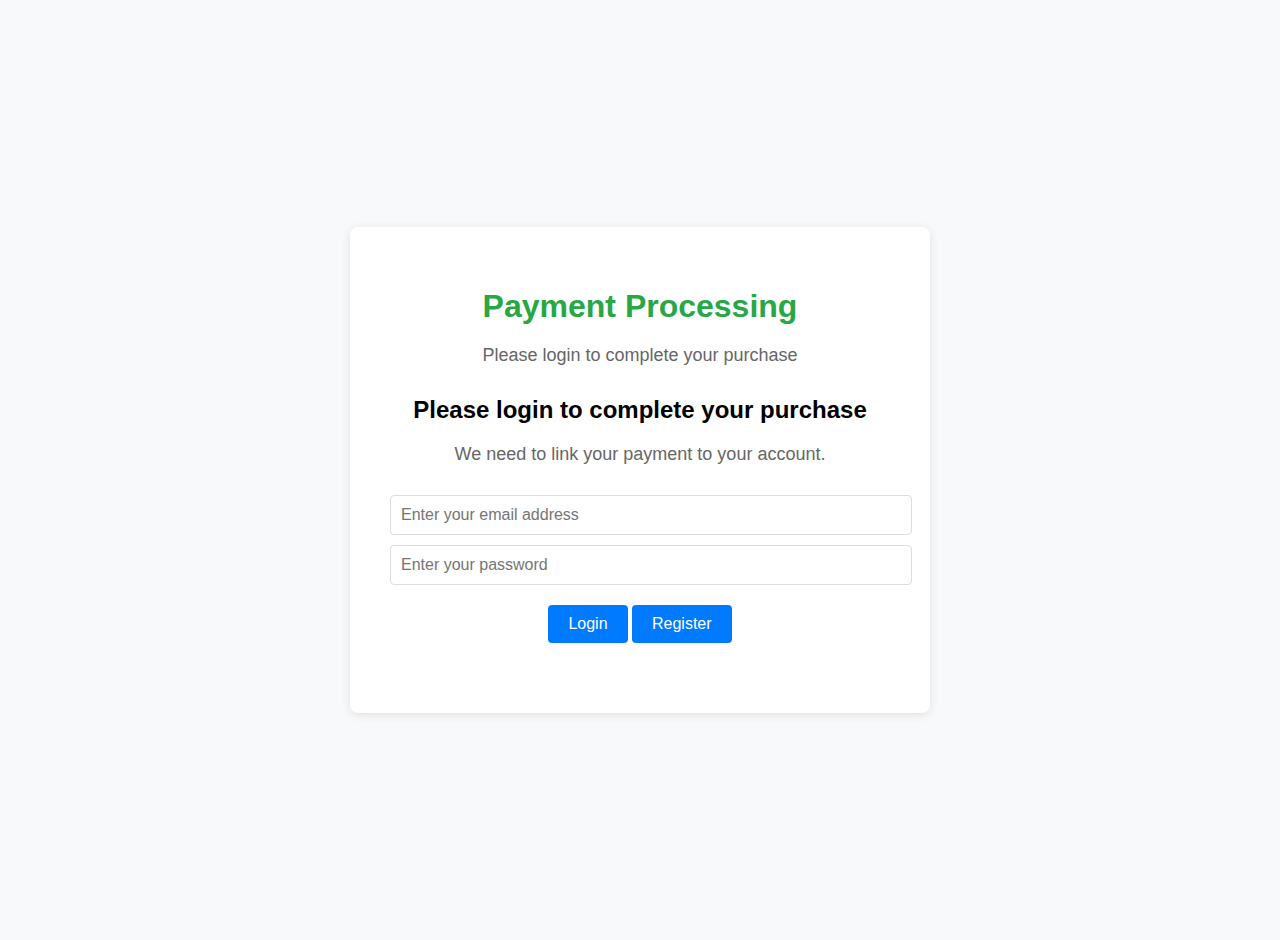
<file: paid-success.html>
<!DOCTYPE html>
<html lang="en">
<head>
    <meta charset="UTF-8">
    <meta name="viewport" content="width=device-width, initial-scale=1.0">
    <title>Payment Success - ClearLease</title>
    <style>
        body {
            font-family: Arial, sans-serif;
            background-color: #f8f9fa;
            display: flex;
            justify-content: center;
            align-items: center;
            min-height: 100vh;
            margin: 0;
            padding: 20px;
        }
        .container {
            background-color: white;
            border-radius: 8px;
            box-shadow: 0 2px 10px rgba(0,0,0,0.1);
            padding: 40px;
            text-align: center;
            max-width: 500px;
            width: 100%;
        }
        h1 {
            color: #28a745;
            margin-bottom: 20px;
        }
        p {
            color: #666;
            margin-bottom: 30px;
            font-size: 18px;
        }
        .loading {
            display: inline-block;
            width: 40px;
            height: 40px;
            border: 3px solid #f3f3f3;
            border-top: 3px solid #28a745;
            border-radius: 50%;
            animation: spin 1s linear infinite;
        }
        @keyframes spin {
            0% { transform: rotate(0deg); }
            100% { transform: rotate(360deg); }
        }
        .login-section {
            margin-top: 20px;
        }
        .email-input {
            width: 100%;
            padding: 10px;
            margin-bottom: 10px;
            border: 1px solid #ddd;
            border-radius: 4px;
            font-size: 16px;
        }
        .login-button {
            background-color: #007bff;
            color: white;
            border: none;
            padding: 10px 20px;
            border-radius: 4px;
            font-size: 16px;
            cursor: pointer;
        }
        .login-button:hover {
            background-color: #0069d9;
        }
        .login-message {
            margin-top: 10px;
            color: #666;
        }
    </style>
</head>
<body>
    <div class="container">
        <h1>Payment Processing</h1>
        <p id="statusMessage">Checking your payment status...</p>
        <div id="loadingIndicator" class="loading"></div>
        
        <!-- Login Section (hidden by default) -->
        <div id="loginSection" class="login-section" style="display: none;">
            <h2>Please login to complete your purchase</h2>
            <p>We need to link your payment to your account.</p>
            <input 
                type="email" 
                id="emailInput" 
                class="email-input" 
                placeholder="Enter your email address"
            >
            <input 
                type="password" 
                id="passwordInput" 
                class="email-input" 
                placeholder="Enter your password"
            >
            <button id="loginButton" class="login-button">Login</button>
            <button id="registerButton" class="login-button" style="margin-top: 10px;">Register</button>
            <p id="loginMessage" class="login-message"></p>
        </div>
    </div>
    <script>
        // API Configuration
        const BACKEND_BASE_URL = 'https://clearlease-production.up.railway.app';
        const API_LOGIN_ENDPOINT = `${BACKEND_BASE_URL}/api/auth/login`;
        const API_REGISTER_ENDPOINT = `${BACKEND_BASE_URL}/api/auth/register`;
        const API_ACTIVATE_PAID_ENDPOINT = `${BACKEND_BASE_URL}/api/activate-paid`;
        const API_ME_ENDPOINT = `${BACKEND_BASE_URL}/api/auth/me`;
        
        // DOM Elements
        const statusMessage = document.getElementById('statusMessage');
        const loadingIndicator = document.getElementById('loadingIndicator');
        const loginSection = document.getElementById('loginSection');
        const emailInput = document.getElementById('emailInput');
        const passwordInput = document.getElementById('passwordInput');
        const loginButton = document.getElementById('loginButton');
        const registerButton = document.getElementById('registerButton');
        const loginMessage = document.getElementById('loginMessage');
        
        // Event Listeners
        loginButton.addEventListener('click', handleLogin);
        registerButton.addEventListener('click', handleRegister);
        
        // Handle Enter key in inputs
        emailInput.addEventListener('keydown', (e) => {
            if (e.key === 'Enter') {
                handleLogin();
            }
        });
        
        passwordInput.addEventListener('keydown', (e) => {
            if (e.key === 'Enter') {
                handleLogin();
            }
        });
        
        // Initialize
        window.addEventListener('DOMContentLoaded', async () => {
            await checkLoginStatus();
        });
        
        /**
         * Check login status
         */
        async function checkLoginStatus() {
            const token = localStorage.getItem('token');
            
            if (!token) {
                // Not logged in, show login section
                showLoginSection();
                return;
            }
            
            // Logged in, validate token
            try {
                const userData = await fetchUserInfo(token);
                if (userData) {
                    // Token valid, activate paid status
                    await activatePaidStatus(token);
                } else {
                    // Token invalid, show login section
                    localStorage.removeItem('token');
                    localStorage.removeItem('user');
                    showLoginSection();
                }
            } catch (error) {
                console.error('Login status check error:', error);
                // Token invalid, show login section
                localStorage.removeItem('token');
                localStorage.removeItem('user');
                showLoginSection();
            }
        }
        
        /**
         * Show login section
         */
        function showLoginSection() {
            statusMessage.textContent = 'Please login to complete your purchase';
            loadingIndicator.style.display = 'none';
            loginSection.style.display = 'block';
        }
        
        /**
         * Handle login
         */
        async function handleLogin() {
            const email = emailInput.value.trim();
            const password = passwordInput.value.trim();
            
            if (!email || !password) {
                loginMessage.textContent = 'Please enter both email and password';
                return;
            }
            
            loginButton.disabled = true;
            registerButton.disabled = true;
            loginMessage.textContent = 'Logging in...';
            
            try {
                const response = await fetch(API_LOGIN_ENDPOINT, {
                    method: 'POST',
                    headers: {
                        'Content-Type': 'application/json'
                    },
                    body: JSON.stringify({ email, password })
                });
                
                const data = await response.json();
                
                if (data.success) {
                    // Save token and user info
                    localStorage.setItem('token', data.data.token);
                    localStorage.setItem('user', JSON.stringify(data.data.user));
                    
                    // Activate paid status
                    await activatePaidStatus(data.data.token);
                } else {
                    loginMessage.textContent = 'Login failed: ' + (data.message || 'Invalid credentials');
                    loginButton.disabled = false;
                    registerButton.disabled = false;
                }
            } catch (error) {
                console.error('Login error:', error);
                loginMessage.textContent = 'Error logging in. Please try again.';
                loginButton.disabled = false;
                registerButton.disabled = false;
            }
        }
        
        /**
         * Handle register
         */
        async function handleRegister() {
            const email = emailInput.value.trim();
            const password = passwordInput.value.trim();
            
            if (!email || !password) {
                loginMessage.textContent = 'Please enter both email and password';
                return;
            }
            
            loginButton.disabled = true;
            registerButton.disabled = true;
            loginMessage.textContent = 'Registering...';
            
            try {
                const response = await fetch(API_REGISTER_ENDPOINT, {
                    method: 'POST',
                    headers: {
                        'Content-Type': 'application/json'
                    },
                    body: JSON.stringify({ email, password })
                });
                
                const data = await response.json();
                
                if (data.success) {
                    // Save token and user info
                    localStorage.setItem('token', data.data.token);
                    localStorage.setItem('user', JSON.stringify(data.data.user));
                    
                    // Activate paid status
                    await activatePaidStatus(data.data.token);
                } else {
                    loginMessage.textContent = 'Registration failed: ' + (data.message || 'Invalid information');
                    loginButton.disabled = false;
                    registerButton.disabled = false;
                }
            } catch (error) {
                console.error('Register error:', error);
                loginMessage.textContent = 'Error registering. Please try again.';
                loginButton.disabled = false;
                registerButton.disabled = false;
            }
        }
        
        /**
         * Activate paid status
         */
        async function activatePaidStatus(token) {
            statusMessage.textContent = 'Activating your paid status...';
            loadingIndicator.style.display = 'block';
            loginSection.style.display = 'none';
            
            try {
                // Call activate-paid endpoint
                const activateResponse = await fetch(API_ACTIVATE_PAID_ENDPOINT, {
                    method: 'POST',
                    headers: {
                        'Authorization': `Bearer ${token}`,
                        'Content-Type': 'application/json'
                    }
                });
                
                if (!activateResponse.ok) {
                    throw new Error('Failed to activate paid status');
                }
                
                // Success path - only check HTTP status code
                // Set unlock status for confirmation message
                localStorage.setItem('unlocked', 'true');
                
                // Redirect back to main page or analysis results
                statusMessage.textContent = 'Payment confirmed! Redirecting...';
                
                setTimeout(() => {
                    window.location.href = 'https://clearlease-frontend.vercel.app/';
                }, 1000);
            } catch (error) {
                console.error('Activate paid error:', error);
                statusMessage.textContent = 'Error processing payment. Please contact support.';
                loadingIndicator.style.display = 'none';
            }
        }
        
        /**
         * Fetch user info from API
         */
        async function fetchUserInfo(token) {
            const response = await fetch(API_ME_ENDPOINT, {
                headers: {
                    'Authorization': `Bearer ${token}`
                }
            });
            
            if (!response.ok) {
                throw new Error('Failed to fetch user info');
            }
            
            const data = await response.json();
            if (data.success) {
                return data.data.user;
            } else {
                throw new Error('Failed to fetch user info');
            }
        }
    </script>
</body>
</html>
</file>
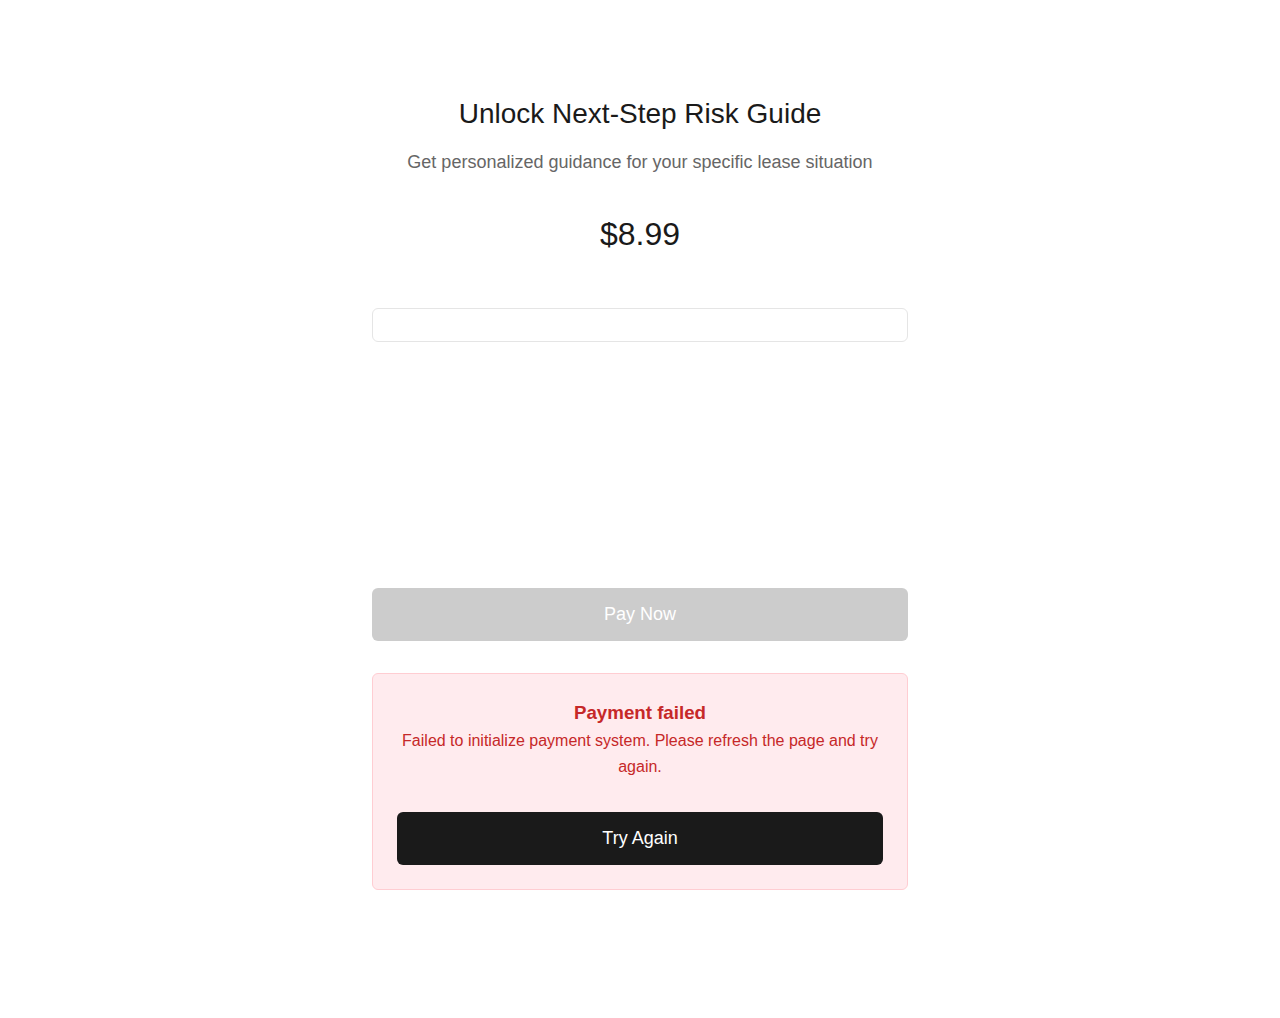
<file: payment.html>
<!DOCTYPE html>
<html lang="en">
<head>
    <meta charset="UTF-8">
    <meta name="viewport" content="width=device-width, initial-scale=1.0">
    <title>Unlock Next-Step Risk Guide | ClearLease</title>
    <link rel="stylesheet" href="/static/css/gateway_landing.css">
    <script src="https://js.stripe.com/v3/"></script>
    <style>
        .payment-container {
            max-width: 600px;
            margin: 0 auto;
            padding: 3rem 2rem;
            text-align: center;
        }
        
        .payment-header {
            margin-bottom: 3rem;
        }
        
        .payment-title {
            font-size: 1.75rem;
            font-weight: 500;
            color: #1a1a1a;
            margin-bottom: 1rem;
            line-height: 1.3;
        }
        
        .payment-subtitle {
            font-size: 1.125rem;
            color: #666666;
            font-weight: 400;
            line-height: 1.6;
        }
        
        .payment-amount {
            font-size: 2rem;
            font-weight: 500;
            color: #1a1a1a;
            margin: 2rem 0;
        }
        
        .stripe-container {
            margin: 3rem 0;
            min-height: 200px;
        }
        
        #payment-element {
            border: 1px solid #e5e5e5;
            border-radius: 6px;
            padding: 1rem;
            margin-bottom: 2rem;
        }
        
        .payment-button {
            width: 100%;
            padding: 1rem 2rem;
            font-size: 1.125rem;
            font-weight: 500;
            font-family: inherit;
            color: #ffffff;
            background-color: #1a1a1a;
            border: none;
            border-radius: 6px;
            cursor: pointer;
            transition: background-color 0.2s ease;
            margin-top: 2rem;
        }
        
        .payment-button:hover {
            background-color: #333333;
        }
        
        .payment-button:active {
            background-color: #000000;
        }
        
        .payment-button:disabled {
            background-color: #cccccc;
            cursor: not-allowed;
        }
        
        .loading-indicator {
            display: none;
            margin: 2rem 0;
            color: #666666;
        }
        
        .success-message {
            display: none;
            margin: 2rem 0;
            padding: 1.5rem;
            background-color: #e8f5e9;
            border: 1px solid #c8e6c9;
            border-radius: 6px;
            color: #2e7d32;
        }
        
        .error-message {
            display: none;
            margin: 2rem 0;
            padding: 1.5rem;
            background-color: #ffebee;
            border: 1px solid #ffcdd2;
            border-radius: 6px;
            color: #c62828;
        }
        
        @media (max-width: 640px) {
            .payment-container {
                padding: 2rem 1.5rem;
            }
            
            .payment-title {
                font-size: 1.5rem;
            }
            
            .payment-subtitle {
                font-size: 1rem;
            }
            
            .payment-amount {
                font-size: 1.75rem;
            }
            
            .stripe-container {
                min-height: 150px;
            }
        }
    </style>
</head>
<body>
    <main class="container">
        <div class="payment-container">
            <div class="payment-header">
                <h1 class="payment-title">Unlock Next-Step Risk Guide</h1>
                <p class="payment-subtitle">Get personalized guidance for your specific lease situation</p>
                <div class="payment-amount">$8.99</div>
            </div>
            
            <div class="stripe-container">
                <!-- Stripe Payment Element will be mounted here -->
                <div id="payment-element"></div>
            </div>
            
            <button id="submit" class="payment-button" disabled>
                Pay Now
            </button>
            
            <div id="loading" class="loading-indicator">
                Processing payment...
            </div>
            
            <div id="success" class="success-message">
                <h3>Payment successful!</h3>
                <p>Your Next-Step Risk Guide is now available.</p>
                <button class="payment-button" onclick="window.location.href='/results'">View Risk Guide</button>
            </div>
            
            <div id="error" class="error-message">
                <h3>Payment failed</h3>
                <p id="error-message"></p>
                <button class="payment-button" onclick="window.location.reload()">Try Again</button>
            </div>
        </div>
    </main>

    <script>
        // Global variables
        let stripe = null;
        let elements = null;
        let paymentElement = null;
        
        // Create payment intent (server-side in production)
        async function createPaymentIntent() {
            const response = await fetch('https://api.clearlease.org/create-payment-intent', {
                method: 'POST',
                headers: {
                    'Content-Type': 'application/json'
                }
            });
            
            if (!response.ok) {
                throw new Error('Failed to create payment intent');
            }
            
            const data = await response.json();
            return {
                clientSecret: data.client_secret
            };
        }
        
        // Initialize Stripe and Elements
        async function initializeStripe() {
            try {
                // Create payment intent first
                const { clientSecret } = await createPaymentIntent();
                
                // Initialize Stripe
                stripe = Stripe('pk_test_51LZpS02eZvKYlo2CN03V4FpCoxz1e7cYj3b0q9vzD6v8q8q8q8q8q8q8q8q8q8q8q8q8q8q8');
                
                // Create Elements instance
                elements = stripe.elements({
                    clientSecret: clientSecret,
                    appearance: {
                        theme: 'stripe',
                        variables: {
                            colorPrimary: '#1a1a1a',
                            colorBackground: '#ffffff',
                            colorText: '#1a1a1a',
                            colorDanger: '#d32f2f',
                            fontFamily: '-apple-system, BlinkMacSystemFont, "Segoe UI", Roboto, sans-serif',
                            spacingUnit: '2px',
                            borderRadius: '6px',
                            fontSize: '16px',
                        },
                    }
                });
                
                // Create and mount Payment Element
                paymentElement = elements.create('payment');
                paymentElement.mount('#payment-element');
                
                // Enable submit button once all components are ready
                const submitButton = document.getElementById('submit');
                const paymentElementDiv = document.getElementById('payment-element');
                
                console.log("Initialization status before mount check:");
                console.log("stripe exists:", !!stripe);
                console.log("elements exists:", !!elements);
                console.log("paymentElement exists:", !!paymentElement);
                console.log("paymentElementDiv exists:", !!paymentElementDiv);
                
                // Wait for Payment Element to mount
                const checkMountStatus = setInterval(() => {
                    if (paymentElementDiv && paymentElementDiv.children.length > 0) {
                        clearInterval(checkMountStatus);
                        submitButton.disabled = false;
                        console.log("✅ Payment Element mounted successfully!");
                        console.log("✅ Enabling Pay Now button");
                        console.log("Payment Element children count:", paymentElementDiv.children.length);
                    } else {
                        console.log("⏳ Waiting for Payment Element to mount...");
                    }
                }, 200);
                
                // Timeout after 5 seconds
                setTimeout(() => {
                    clearInterval(checkMountStatus);
                    if (submitButton.disabled) {
                        console.error("❌ Payment Element failed to mount within timeout");
                        const errorMessage = document.getElementById('error-message');
                        const errorDiv = document.getElementById('error');
                        errorMessage.textContent = 'Payment form failed to load. Please refresh the page and try again.';
                        errorDiv.style.display = 'block';
                    }
                }, 5000);
                
            } catch (error) {
                console.error("Error initializing Stripe:", error);
                const errorMessage = document.getElementById('error-message');
                const errorDiv = document.getElementById('error');
                errorMessage.textContent = 'Failed to initialize payment system. Please refresh the page and try again.';
                errorDiv.style.display = 'block';
            }
        }
        
        // Handle payment submission
        async function handleSubmit(e) {
            e.preventDefault();
            
            const submitButton = document.getElementById('submit');
            
            // Check if button is disabled (should never happen)
            if (submitButton.disabled) {
                console.error("❌ Pay Now button is disabled - cannot submit payment");
                return;
            }
            
            console.log("✅ Pay Now button clicked - button is enabled");
            
            const loading = document.getElementById('loading');
            const success = document.getElementById('success');
            const error = document.getElementById('error');
            const errorMessage = document.getElementById('error-message');
            
            // Show loading state
            submitButton.disabled = true;
            submitButton.textContent = 'Processing...';
            loading.style.display = 'block';
            success.style.display = 'none';
            error.style.display = 'none';
            
            try {
                console.log("=== Before confirmPayment() ===");
                console.log("stripe:", stripe);
                console.log("elements:", elements);
                console.log("paymentElement:", paymentElement);
                
                // Verify Payment Element is mounted
                const paymentElementDiv = document.getElementById('payment-element');
                console.log("Payment Element DOM exists:", !!paymentElementDiv);
                console.log("Payment Element children count:", paymentElementDiv ? paymentElementDiv.children.length : 0);
                
                if (!paymentElementDiv || paymentElementDiv.children.length === 0) {
                    throw new Error('Payment form not properly rendered. Please refresh the page.');
                }
                
                console.log("✅ Payment Element is mounted and rendered");
                console.log("=== Calling confirmPayment() ===");
                
                // Confirm payment with Stripe
                const { error: stripeError } = await stripe.confirmPayment({
                    elements,
                    confirmParams: {
                        return_url: window.location.origin + '/results',
                    },
                });
                
                if (stripeError) {
                    throw stripeError;
                }
                
                console.log("✅ Payment successful!");
                
                // Payment successful
                loading.style.display = 'none';
                success.style.display = 'block';
                submitButton.style.display = 'none';
                
            } catch (err) {
                // Payment failed
                console.error("❌ Payment error:", err);
                loading.style.display = 'none';
                error.style.display = 'block';
                errorMessage.textContent = err.message || 'An error occurred during payment';
                submitButton.disabled = false;
                submitButton.textContent = 'Pay Now';
            }
        }
        
        // Setup event listener
        const submitButton = document.getElementById('submit');
        submitButton.addEventListener('click', handleSubmit);
        
        console.log("=== Page loaded ===");
        console.log("Initial button state:", submitButton.disabled ? "disabled" : "enabled");
        
        // Initialize Stripe on page load
        console.log("=== Initializing Stripe ===");
        initializeStripe();
    </script>
</body>
</html>
</file>
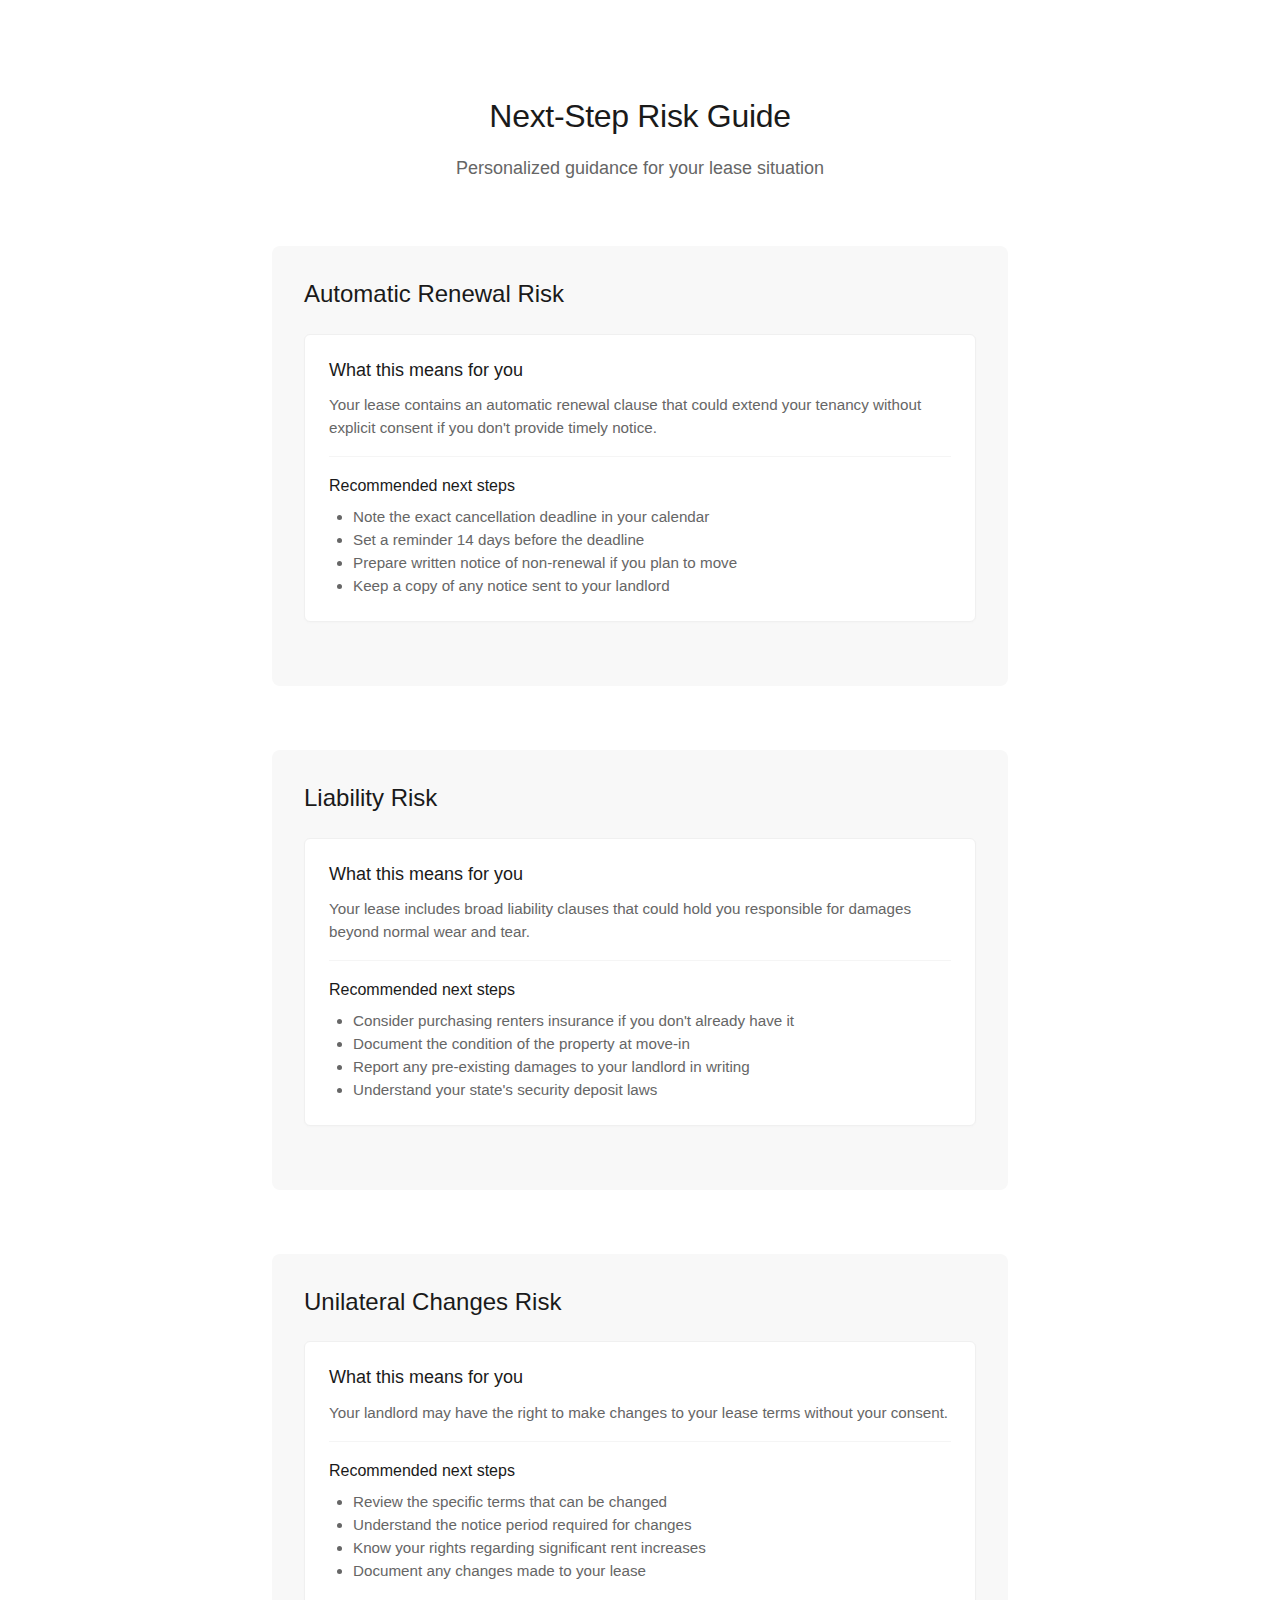
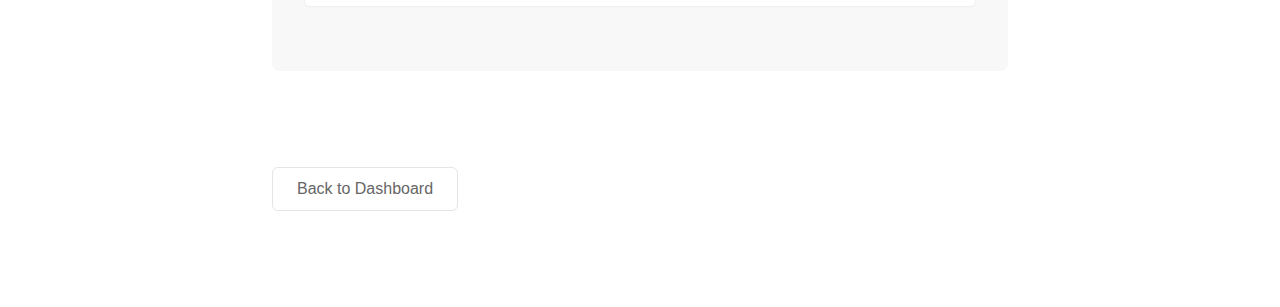
<file: results.html>
<!DOCTYPE html>
<html lang="en">
<head>
    <meta charset="UTF-8">
    <meta name="viewport" content="width=device-width, initial-scale=1.0">
    <title>Next-Step Risk Guide | ClearLease</title>
    <link rel="stylesheet" href="/static/css/gateway_landing.css">
    <style>
        .results-container {
            max-width: 800px;
            margin: 0 auto;
            padding: 3rem 2rem;
        }
        
        .results-header {
            text-align: center;
            margin-bottom: 4rem;
        }
        
        .results-title {
            font-size: 2rem;
            font-weight: 500;
            color: #1a1a1a;
            margin-bottom: 1rem;
            line-height: 1.3;
        }
        
        .results-subtitle {
            font-size: 1.125rem;
            color: #666666;
            font-weight: 400;
            line-height: 1.6;
        }
        
        .risk-guide-section {
            margin-bottom: 4rem;
            padding: 2rem;
            background-color: #f8f8f8;
            border-radius: 8px;
        }
        
        .section-title {
            font-size: 1.5rem;
            font-weight: 500;
            color: #1a1a1a;
            margin-bottom: 1.5rem;
            line-height: 1.3;
        }
        
        .risk-item {
            margin-bottom: 2rem;
            padding: 1.5rem;
            background-color: #ffffff;
            border: 1px solid #f0f0f0;
            border-radius: 6px;
        }
        
        .risk-item h3 {
            font-size: 1.125rem;
            font-weight: 500;
            color: #1a1a1a;
            margin-bottom: 0.75rem;
            line-height: 1.3;
        }
        
        .risk-item p {
            font-size: 0.95rem;
            color: #666666;
            line-height: 1.5;
            margin-bottom: 1rem;
        }
        
        .risk-item .next-steps {
            margin-top: 1rem;
            padding-top: 1rem;
            border-top: 1px solid #f5f5f5;
        }
        
        .risk-item .next-steps h4 {
            font-size: 1rem;
            font-weight: 500;
            color: #1a1a1a;
            margin-bottom: 0.5rem;
        }
        
        .risk-item .next-steps ul {
            list-style-type: disc;
            padding-left: 1.5rem;
            font-size: 0.95rem;
            color: #666666;
            line-height: 1.5;
        }
        
        .back-button {
            display: inline-block;
            font-size: 1rem;
            font-weight: 400;
            font-family: inherit;
            color: #666666;
            background-color: transparent;
            border: 1px solid #e5e5e5;
            padding: 0.75rem 1.5rem;
            border-radius: 6px;
            cursor: pointer;
            transition: all 0.2s ease;
            margin-top: 2rem;
        }
        
        .back-button:hover {
            color: #1a1a1a;
            border-color: #1a1a1a;
            background-color: #fafafa;
        }
        
        @media (max-width: 640px) {
            .results-container {
                padding: 2rem 1.5rem;
            }
            
            .results-title {
                font-size: 1.75rem;
            }
            
            .results-subtitle {
                font-size: 1rem;
            }
            
            .risk-guide-section {
                padding: 1.5rem;
            }
            
            .risk-item {
                padding: 1.25rem;
            }
        }
    </style>
</head>
<body>
    <main class="container">
        <div class="results-container">
            <div class="results-header">
                <h1 class="results-title">Next-Step Risk Guide</h1>
                <p class="results-subtitle">Personalized guidance for your lease situation</p>
            </div>
            
            <div class="risk-guide-section">
                <h2 class="section-title">Automatic Renewal Risk</h2>
                
                <div class="risk-item">
                    <h3>What this means for you</h3>
                    <p>Your lease contains an automatic renewal clause that could extend your tenancy without explicit consent if you don't provide timely notice.</p>
                    
                    <div class="next-steps">
                        <h4>Recommended next steps</h4>
                        <ul>
                            <li>Note the exact cancellation deadline in your calendar</li>
                            <li>Set a reminder 14 days before the deadline</li>
                            <li>Prepare written notice of non-renewal if you plan to move</li>
                            <li>Keep a copy of any notice sent to your landlord</li>
                        </ul>
                    </div>
                </div>
            </div>
            
            <div class="risk-guide-section">
                <h2 class="section-title">Liability Risk</h2>
                
                <div class="risk-item">
                    <h3>What this means for you</h3>
                    <p>Your lease includes broad liability clauses that could hold you responsible for damages beyond normal wear and tear.</p>
                    
                    <div class="next-steps">
                        <h4>Recommended next steps</h4>
                        <ul>
                            <li>Consider purchasing renters insurance if you don't already have it</li>
                            <li>Document the condition of the property at move-in</li>
                            <li>Report any pre-existing damages to your landlord in writing</li>
                            <li>Understand your state's security deposit laws</li>
                        </ul>
                    </div>
                </div>
            </div>
            
            <div class="risk-guide-section">
                <h2 class="section-title">Unilateral Changes Risk</h2>
                
                <div class="risk-item">
                    <h3>What this means for you</h3>
                    <p>Your landlord may have the right to make changes to your lease terms without your consent.</p>
                    
                    <div class="next-steps">
                        <h4>Recommended next steps</h4>
                        <ul>
                            <li>Review the specific terms that can be changed</li>
                            <li>Understand the notice period required for changes</li>
                            <li>Know your rights regarding significant rent increases</li>
                            <li>Document any changes made to your lease</li>
                        </ul>
                    </div>
                </div>
            </div>
            
            <button class="back-button" onclick="window.location.href='/index.html'">Back to Dashboard</button>
        </div>
    </main>
</body>
</html>
</file>
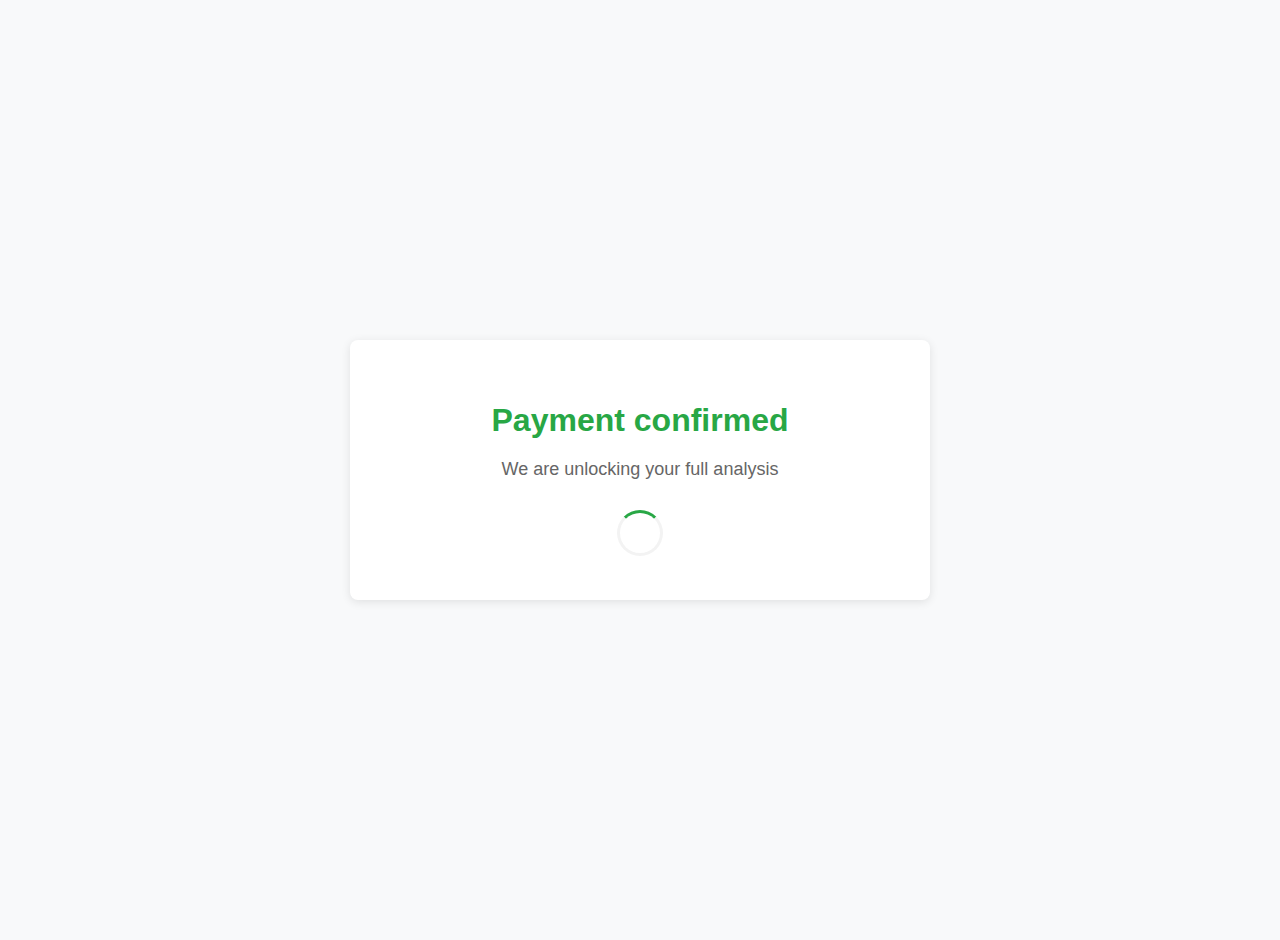
<file: unlock.html>
<!DOCTYPE html>
<html lang="en">
<head>
    <meta charset="UTF-8">
    <meta name="viewport" content="width=device-width, initial-scale=1.0">
    <title>Payment Confirmed - ClearLease</title>
    <style>
        body {
            font-family: Arial, sans-serif;
            background-color: #f8f9fa;
            display: flex;
            justify-content: center;
            align-items: center;
            min-height: 100vh;
            margin: 0;
            padding: 20px;
        }
        .container {
            background-color: white;
            border-radius: 8px;
            box-shadow: 0 2px 10px rgba(0,0,0,0.1);
            padding: 40px;
            text-align: center;
            max-width: 500px;
            width: 100%;
        }
        h1 {
            color: #28a745;
            margin-bottom: 20px;
        }
        p {
            color: #666;
            margin-bottom: 30px;
            font-size: 18px;
        }
        .loading {
            display: inline-block;
            width: 40px;
            height: 40px;
            border: 3px solid #f3f3f3;
            border-top: 3px solid #28a745;
            border-radius: 50%;
            animation: spin 1s linear infinite;
        }
        @keyframes spin {
            0% { transform: rotate(0deg); }
            100% { transform: rotate(360deg); }
        }
    </style>
</head>
<body>
    <div class="container">
        <h1>Payment confirmed</h1>
        <p>We are unlocking your full analysis</p>
        <div class="loading"></div>
    </div>
    <script>
        // Get token from URL
        const urlParams = new URLSearchParams(window.location.search);
        const token = urlParams.get('token');
        
        // Save token to localStorage
        if (token) {
            localStorage.setItem('license_token', token);
        }
        
        // Redirect to main app after 0.8 seconds
        setTimeout(() => {
            window.location.href = '/';
        }, 800);
    </script>
</body>
</html>
</file>
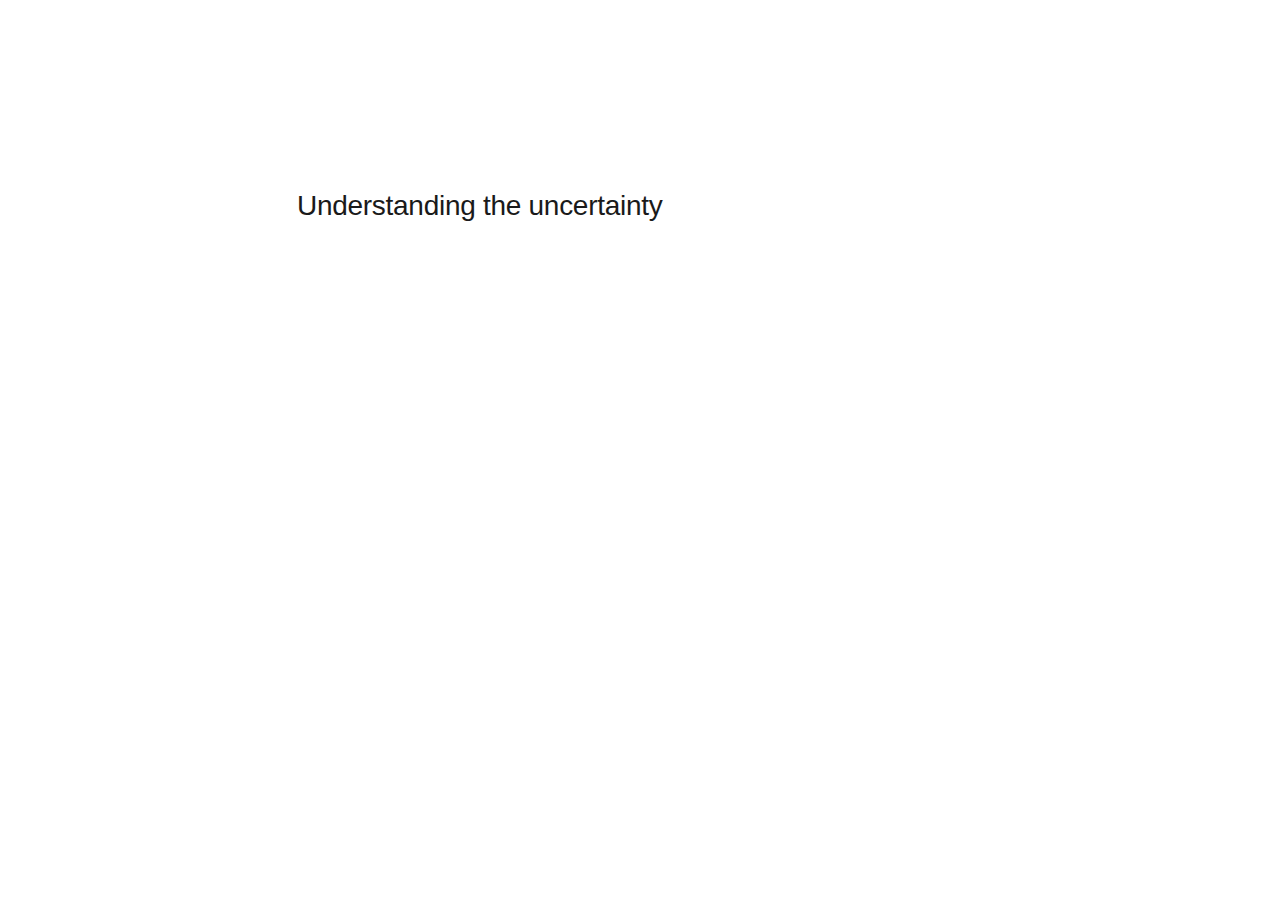
<file: templates/explain_v2_content.html>
<!DOCTYPE html>
<html lang="en">
<head>
    <meta charset="UTF-8">
    <meta name="viewport" content="width=device-width, initial-scale=1.0">
    <title>ClearLease</title>
    <link rel="stylesheet" href="/static/css/explain_v2_content.css">
</head>
<body>
    <main class="content-container">
        <!-- Content sections - all visible by default -->
        <section class="content-item visible" data-item="escape_window">
            <div class="content-block">
                <p class="content-text" id="escape_window_text">
                    Why this matters: This clause could impact your rights and obligations under the lease agreement. The specific implications depend on your local laws and individual circumstances.
                </p>
            </div>
        </section>

        <section class="content-item visible" data-item="headline">
            <div class="content-block">
                <h2 class="content-headline" id="headline_text">Understanding the uncertainty</h2>
            </div>
        </section>
    </main>
    
    <!-- Inject Explain v2 data from backend Gateway output -->
    <!-- Static JavaScript - data can be injected via URL params or will use defaults -->
    <script>
        // Inject Explain v2 data (static version for static deployment)
        // Data can be passed via URL parameters or will fall back to defaults in explain_v2_content.js
        window.explainV2Data = {
            escape_window: {
                conditions: null
            },
            headline: null,
            core_logic: null,
            user_actions: []
        };
    </script>
    <script src="/static/js/explain_v2_content.js"></script>
</body>
</html>
</file>
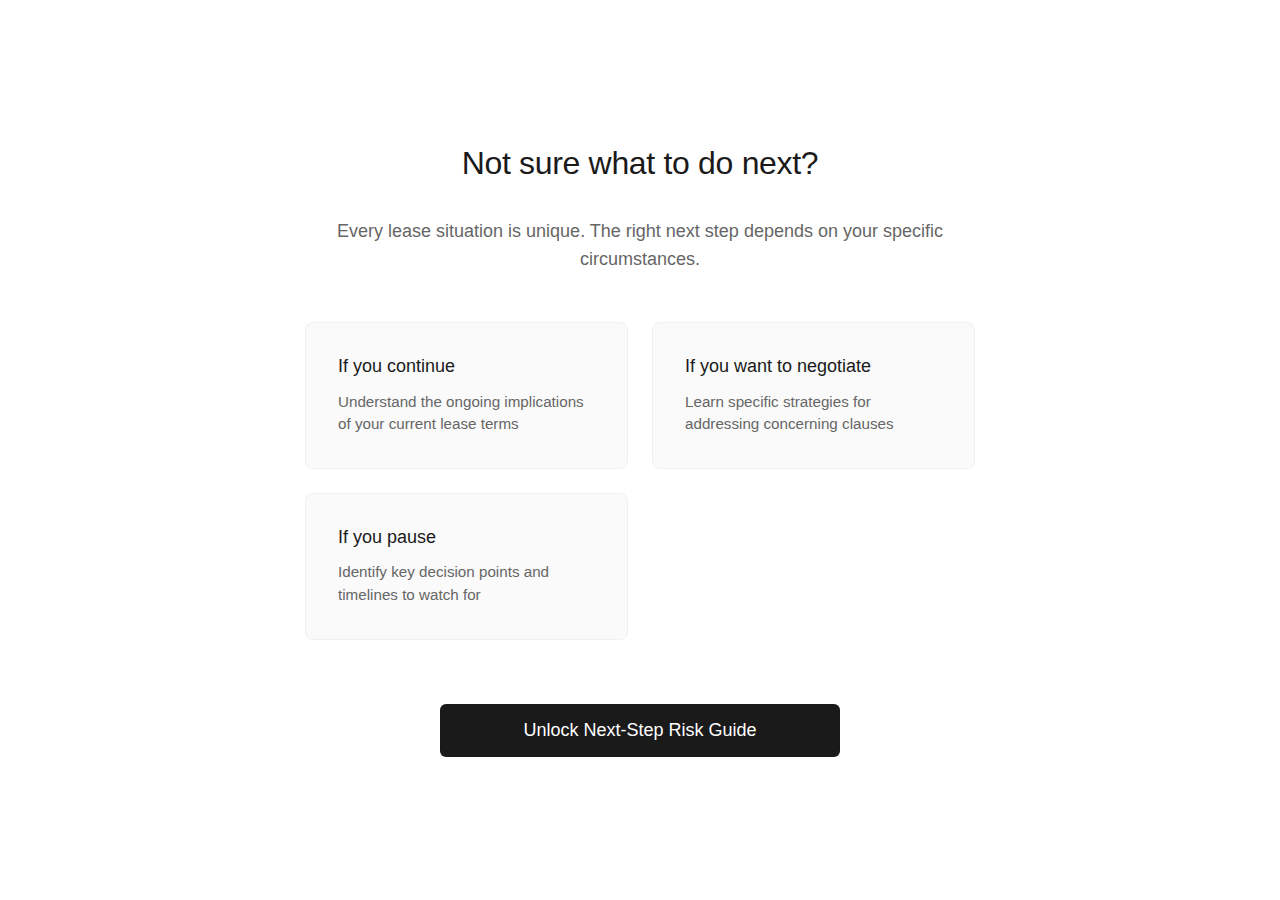
<file: templates/explain_v2_handoff.html>
<!DOCTYPE html>
<html lang="en">
<head>
    <meta charset="UTF-8">
    <meta name="viewport" content="width=device-width, initial-scale=1.0">
    <title>ClearLease</title>
    <link rel="stylesheet" href="/static/css/explain_v2_handoff.css">
</head>
<body>
    <main class="handoff-container">
        <!-- Hover Prompt -->
        <h1 class="headline">Not sure what to do next?</h1>
        
        <!-- Supporting text -->
        <p class="supporting-text">Every lease situation is unique. The right next step depends on your specific circumstances.</p>
        
        <!-- Preview Branches -->
        <div class="preview-branches">
            <div class="branch-item">
                <h3>If you continue</h3>
                <p>Understand the ongoing implications of your current lease terms</p>
            </div>
            
            <div class="branch-item">
                <h3>If you want to negotiate</h3>
                <p>Learn specific strategies for addressing concerning clauses</p>
            </div>
            
            <div class="branch-item">
                <h3>If you pause</h3>
                <p>Identify key decision points and timelines to watch for</p>
            </div>
        </div>
        
        <!-- Paid CTA -->
        <button class="cta-button" onclick="window.location.href='/payment.html'">Unlock Next-Step Risk Guide</button>
    </main>
</body>
</html>
</file>
<file: static/css/gateway_landing.css>
/* ClearLease MVP - Commercial Grade Professional Design */
/* Inspired by Stripe Dashboard, Linear, Notion Professional - calm, credible, enterprise */

* {
    margin: 0;
    padding: 0;
    box-sizing: border-box;
}

body {
    font-family: -apple-system, BlinkMacSystemFont, "Segoe UI", Roboto, "Helvetica Neue", Arial, sans-serif;
    background-color: #ffffff;
    color: #1a1a1a;
    line-height: 1.6;
    min-height: 100vh;
    padding: 3rem 1.5rem;
}

.container {
    max-width: 800px;
    margin: 0 auto;
}

.content {
    width: 100%;
}

/* Header Section */
.header {
    text-align: center;
    margin-bottom: 4rem;
    padding-top: 2rem;
}

.headline {
    font-size: 2.25rem;
    font-weight: 400;
    line-height: 1.25;
    color: #1a1a1a;
    margin-bottom: 1.5rem;
    letter-spacing: -0.02em;
}

.subtitle {
    font-size: 1.125rem;
    color: #666666;
    font-weight: 400;
    line-height: 1.6;
    max-width: 650px;
    margin: 0 auto;
}

/* Input Section */
.input-section {
    margin-bottom: 4rem;
}

.lease-textarea {
    width: 100%;
    padding: 1.5rem;
    font-size: 1rem;
    font-family: inherit;
    line-height: 1.6;
    color: #1a1a1a;
    background-color: #ffffff;
    border: 1px solid #e5e5e5;
    border-radius: 6px;
    resize: vertical;
    min-height: 240px;
    margin-bottom: 2rem;
    transition: border-color 0.2s ease, box-shadow 0.2s ease;
}

.lease-textarea:focus {
    outline: none;
    border-color: #1a1a1a;
    box-shadow: 0 0 0 3px rgba(26, 26, 26, 0.05);
}

.lease-textarea::placeholder {
    color: #999999;
}

.analyze-button {
    width: 100%;
    padding: 1rem 2rem;
    font-size: 1.125rem;
    font-weight: 500;
    font-family: inherit;
    color: #ffffff;
    background-color: #1a1a1a;
    border: none;
    border-radius: 6px;
    cursor: pointer;
    transition: background-color 0.2s ease;
}

.analyze-button:hover {
    background-color: #333333;
}

.analyze-button:active {
    background-color: #000000;
}

.analyze-button:disabled {
    background-color: #cccccc;
    cursor: not-allowed;
}

/* Results Section */
.results-section {
    margin-top: 4rem;
    padding-top: 3rem;
    border-top: 1px solid #f0f0f0;
}

.results-header {
    margin-bottom: 2.5rem;
}

.results-title {
    font-size: 1.75rem;
    font-weight: 400;
    color: #1a1a1a;
    margin-bottom: 1.25rem;
    letter-spacing: -0.01em;
}

.overview {
    padding: 1.5rem;
    background-color: #fafafa;
    border-left: 3px solid #1a1a1a;
    margin-bottom: 2rem;
    border-radius: 4px;
}

.overview-text {
    font-size: 1rem;
    color: #333333;
    line-height: 1.6;
}

.overview-attention {
    display: inline-block;
    font-size: 0.875rem;
    font-weight: 500;
    color: #666666;
    text-transform: uppercase;
    letter-spacing: 0.05em;
    margin-bottom: 0.75rem;
}

/* Risk Items */
.risk-items {
    display: flex;
    flex-direction: column;
    gap: 2rem;
}

.risk-item {
    padding: 2rem;
    background-color: #ffffff;
    border: 1px solid #f0f0f0;
    border-radius: 8px;
    border-left: 4px solid #e5e5e5;
    box-shadow: 0 1px 3px rgba(0, 0, 0, 0.02);
    transition: border-color 0.2s ease, box-shadow 0.2s ease;
}

.risk-item:hover {
    box-shadow: 0 2px 8px rgba(0, 0, 0, 0.04);
}

.risk-item.severity-high {
    border-left-color: #d32f2f;
}

.risk-item.severity-medium {
    border-left-color: #f57c00;
}

.risk-item.severity-low {
    border-left-color: #388e3c;
}

.risk-item-header {
    display: flex;
    align-items: flex-start;
    justify-content: space-between;
    margin-bottom: 1rem;
}

.risk-item-title {
    font-size: 1.25rem;
    font-weight: 500;
    color: #1a1a1a;
    flex: 1;
}

.risk-item-severity {
    font-size: 0.875rem;
    font-weight: 500;
    text-transform: uppercase;
    letter-spacing: 0.05em;
    padding: 0.375rem 1rem;
    border-radius: 4px;
    margin-left: 1.5rem;
}

.risk-item-severity.high {
    background-color: #ffebee;
    color: #c62828;
}

.risk-item-severity.medium {
    background-color: #fff3e0;
    color: #e65100;
}

.risk-item-severity.low {
    background-color: #e8f5e9;
    color: #2e7d32;
}

.risk-item-message {
    font-size: 1rem;
    color: #4a4a4a;
    line-height: 1.6;
    margin-bottom: 1rem;
}

.risk-item-action {
    font-size: 0.95rem;
    color: #666666;
    font-style: italic;
    margin-top: 0.75rem;
    padding-top: 1rem;
    border-top: 1px solid #f5f5f5;
}

/* Learn More Button */
.risk-item-cta {
    margin-top: 1.5rem;
}

.learn-more-btn {
    font-size: 0.95rem;
    font-weight: 400;
    font-family: inherit;
    color: #666666;
    background-color: transparent;
    border: 1px solid #e5e5e5;
    padding: 0.625rem 1.25rem;
    border-radius: 4px;
    cursor: pointer;
    transition: all 0.2s ease;
}

.learn-more-btn:hover {
    color: #1a1a1a;
    border-color: #1a1a1a;
    background-color: #fafafa;
}

/* Loading State */
.loading-state {
    text-align: center;
    padding: 4rem 1rem;
    color: #666666;
    font-size: 1rem;
}

/* Error State */
.error-state {
    padding: 2rem;
    background-color: #ffebee;
    border: 1px solid #ffcdd2;
    border-radius: 6px;
    margin-top: 2rem;
}

.error-state p {
    color: #c62828;
    font-size: 1rem;
    line-height: 1.6;
}

/* Responsive Design */
@media (max-width: 640px) {
    body {
        padding: 2rem 1rem;
    }

    .header {
        margin-bottom: 3rem;
        padding-top: 1rem;
    }

    .headline {
        font-size: 1.75rem;
    }

    .subtitle {
        font-size: 1rem;
    }

    .input-section {
        margin-bottom: 3rem;
    }

    .lease-textarea {
        padding: 1.25rem;
        min-height: 200px;
        margin-bottom: 1.5rem;
    }

    .results-section {
        margin-top: 3rem;
        padding-top: 2rem;
    }

    .risk-item {
        padding: 1.5rem;
    }

    .risk-item-header {
        flex-direction: column;
        align-items: flex-start;
    }

    .risk-item-severity {
        margin-left: 0;
        margin-top: 0.75rem;
    }
}
</file>
<file: static/css/explain_v2_content.css>
/* Explain v2 Content Display Styles */
/* Design principles: calm, minimal, professional */

* {
    margin: 0;
    padding: 0;
    box-sizing: border-box;
}

body {
    font-family: -apple-system, BlinkMacSystemFont, "Segoe UI", Roboto, "Helvetica Neue", Arial, sans-serif;
    background-color: #ffffff;
    color: #1a1a1a;
    line-height: 1.6;
    min-height: 100vh;
}

.content-container {
    max-width: 750px;
    margin: 0 auto;
    padding: 3rem 2rem;
}

/* Content items */
.content-item {
    margin-bottom: 3.5rem;
}

.content-item.visible {
    opacity: 1;
    transform: translateY(0);
}

.content-item.hidden {
    display: none;
}

.content-block {
    padding: 1.75rem 0;
}

/* Content text */
.content-text {
    font-size: 1.125rem;
    color: #333333;
    line-height: 1.6;
    font-weight: 400;
    white-space: pre-wrap;
}

.content-headline {
    font-size: 1.75rem;
    font-weight: 400;
    color: #1a1a1a;
    line-height: 1.3;
    letter-spacing: -0.01em;
    margin-bottom: 1rem;
}

/* Actions list */
.actions-list {
    list-style: none;
    padding: 0;
}

.actions-list li {
    font-size: 1.125rem;
    color: #333333;
    line-height: 1.6;
    font-weight: 400;
    padding: 0.75rem 0;
    padding-left: 1.75rem;
    position: relative;
}

.actions-list li::before {
    content: "-";
    position: absolute;
    left: 0;
    color: #666666;
    font-weight: 600;
}

/* Re-centering block */
.recentering-block {
    text-align: center;
    padding: 2.5rem 0;
    border-top: 1px solid #f0f0f0;
    margin-top: 3.5rem;
}

.recentering-text {
    font-size: 1rem;
    color: #666666;
    font-weight: 400;
    font-style: italic;
}

/* Action Translation panel */
.action-translation-block {
    padding: 2.5rem 0;
    margin-top: 2.5rem;
    text-align: center;
    border-top: 1px solid #f0f0f0;
}

.action-translation-text {
    font-size: 1rem;
    color: #666666;
    font-weight: 400;
    line-height: 1.6;
    margin-bottom: 1.25rem;
}

.action-translation-text:last-child {
    margin-bottom: 0;
}

/* Responsive adjustments */
@media (max-width: 640px) {
    .content-container {
        padding: 2rem 1.25rem;
    }
    
    .content-item {
        margin-bottom: 2.5rem;
    }
    
    .content-headline {
        font-size: 1.5rem;
    }
    
    .content-text {
        font-size: 1rem;
    }
    
    .actions-list li {
        font-size: 1rem;
        padding-left: 1.5rem;
    }
    
    .recentering-block {
        padding: 2rem 0;
        margin-top: 3rem;
    }
    
    .action-translation-block {
        padding: 2rem 0;
        margin-top: 2rem;
    }
}
</file>
<file: static/css/explain_v2_handoff.css>
/* Explain v2 Handoff Screen Styles */
/* Design principles: calm, minimal, consistent with Gateway */

* {
    margin: 0;
    padding: 0;
    box-sizing: border-box;
}

body {
    font-family: -apple-system, BlinkMacSystemFont, "Segoe UI", Roboto, "Helvetica Neue", Arial, sans-serif;
    background-color: #ffffff;
    color: #1a1a1a;
    line-height: 1.6;
    min-height: 100vh;
    display: flex;
    align-items: center;
    justify-content: center;
}

.handoff-container {
    max-width: 750px;
    padding: 3rem 2.5rem;
    text-align: center;
}

/* Headline */
.headline {
    font-size: 2rem;
    font-weight: 400;
    line-height: 1.3;
    color: #1a1a1a;
    margin-bottom: 2rem;
    letter-spacing: -0.01em;
}

/* Supporting text */
.supporting-text {
    font-size: 1.125rem;
    color: #666666;
    font-weight: 400;
    margin-bottom: 3rem;
    line-height: 1.6;
}

/* Preview Branches */
.preview-branches {
    display: grid;
    grid-template-columns: repeat(auto-fit, minmax(220px, 1fr));
    gap: 1.5rem;
    margin-bottom: 4rem;
}

.branch-item {
    padding: 2rem;
    background-color: #fafafa;
    border: 1px solid #f0f0f0;
    border-radius: 8px;
    text-align: left;
    transition: border-color 0.2s ease, box-shadow 0.2s ease;
}

.branch-item:hover {
    border-color: #e5e5e5;
    box-shadow: 0 2px 8px rgba(0, 0, 0, 0.04);
}

.branch-item h3 {
    font-size: 1.125rem;
    font-weight: 500;
    color: #1a1a1a;
    margin-bottom: 0.75rem;
    line-height: 1.3;
}

.branch-item p {
    font-size: 0.95rem;
    color: #666666;
    line-height: 1.5;
    font-weight: 400;
}

/* CTA Button */
.cta-button {
    font-size: 1.125rem;
    font-weight: 500;
    font-family: inherit;
    color: #ffffff;
    background-color: #1a1a1a;
    border: none;
    padding: 1rem 2.5rem;
    cursor: pointer;
    transition: background-color 0.2s ease;
    border-radius: 6px;
    width: 100%;
    max-width: 400px;
}

.cta-button:hover {
    background-color: #333333;
}

.cta-button:active {
    background-color: #000000;
}

/* Responsive adjustments */
@media (max-width: 640px) {
    .handoff-container {
        padding: 2rem 1.5rem;
    }
    
    .headline {
        font-size: 1.75rem;
        margin-bottom: 1.5rem;
    }
    
    .supporting-text {
        font-size: 1rem;
        margin-bottom: 2.5rem;
    }
    
    .preview-branches {
        grid-template-columns: 1fr;
        gap: 1.25rem;
        margin-bottom: 3rem;
    }
    
    .branch-item {
        padding: 1.5rem;
    }
    
    .cta-button {
        width: 100%;
        padding: 1rem 2rem;
    }
}
</file>
